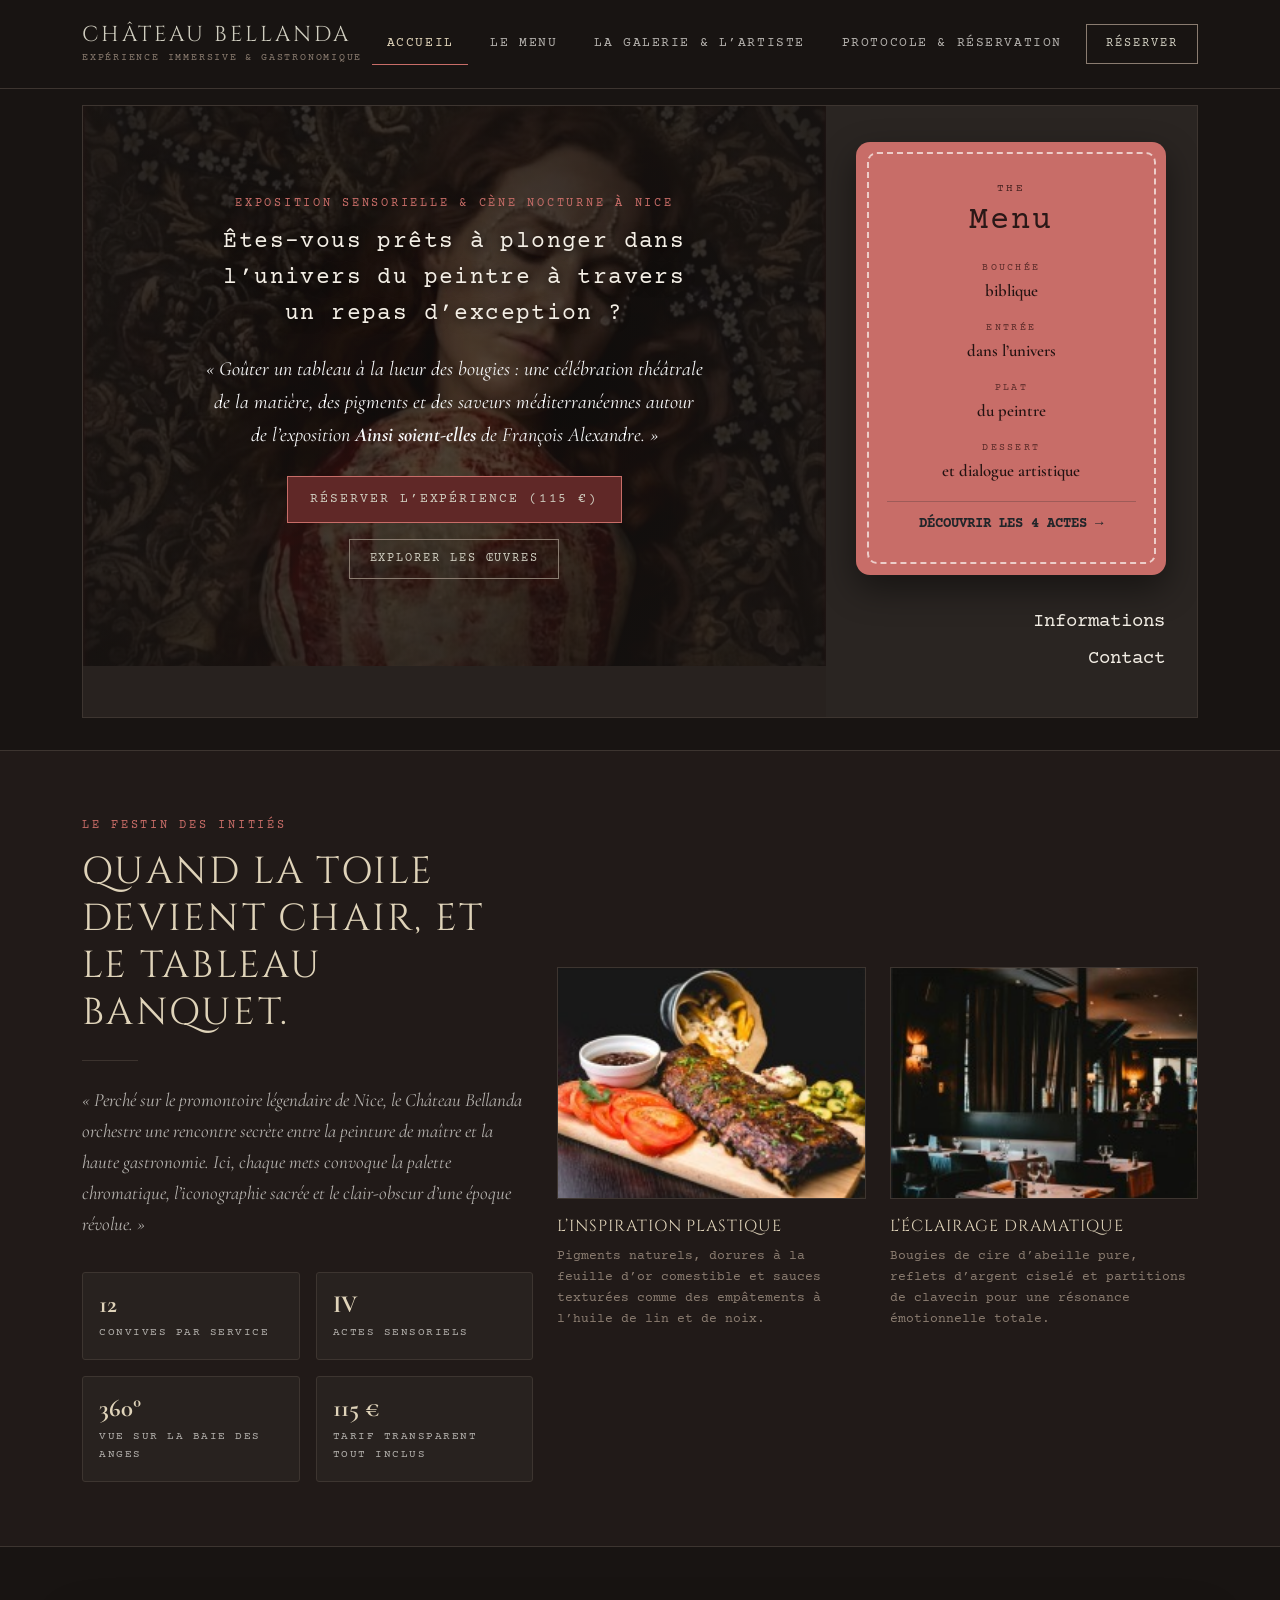
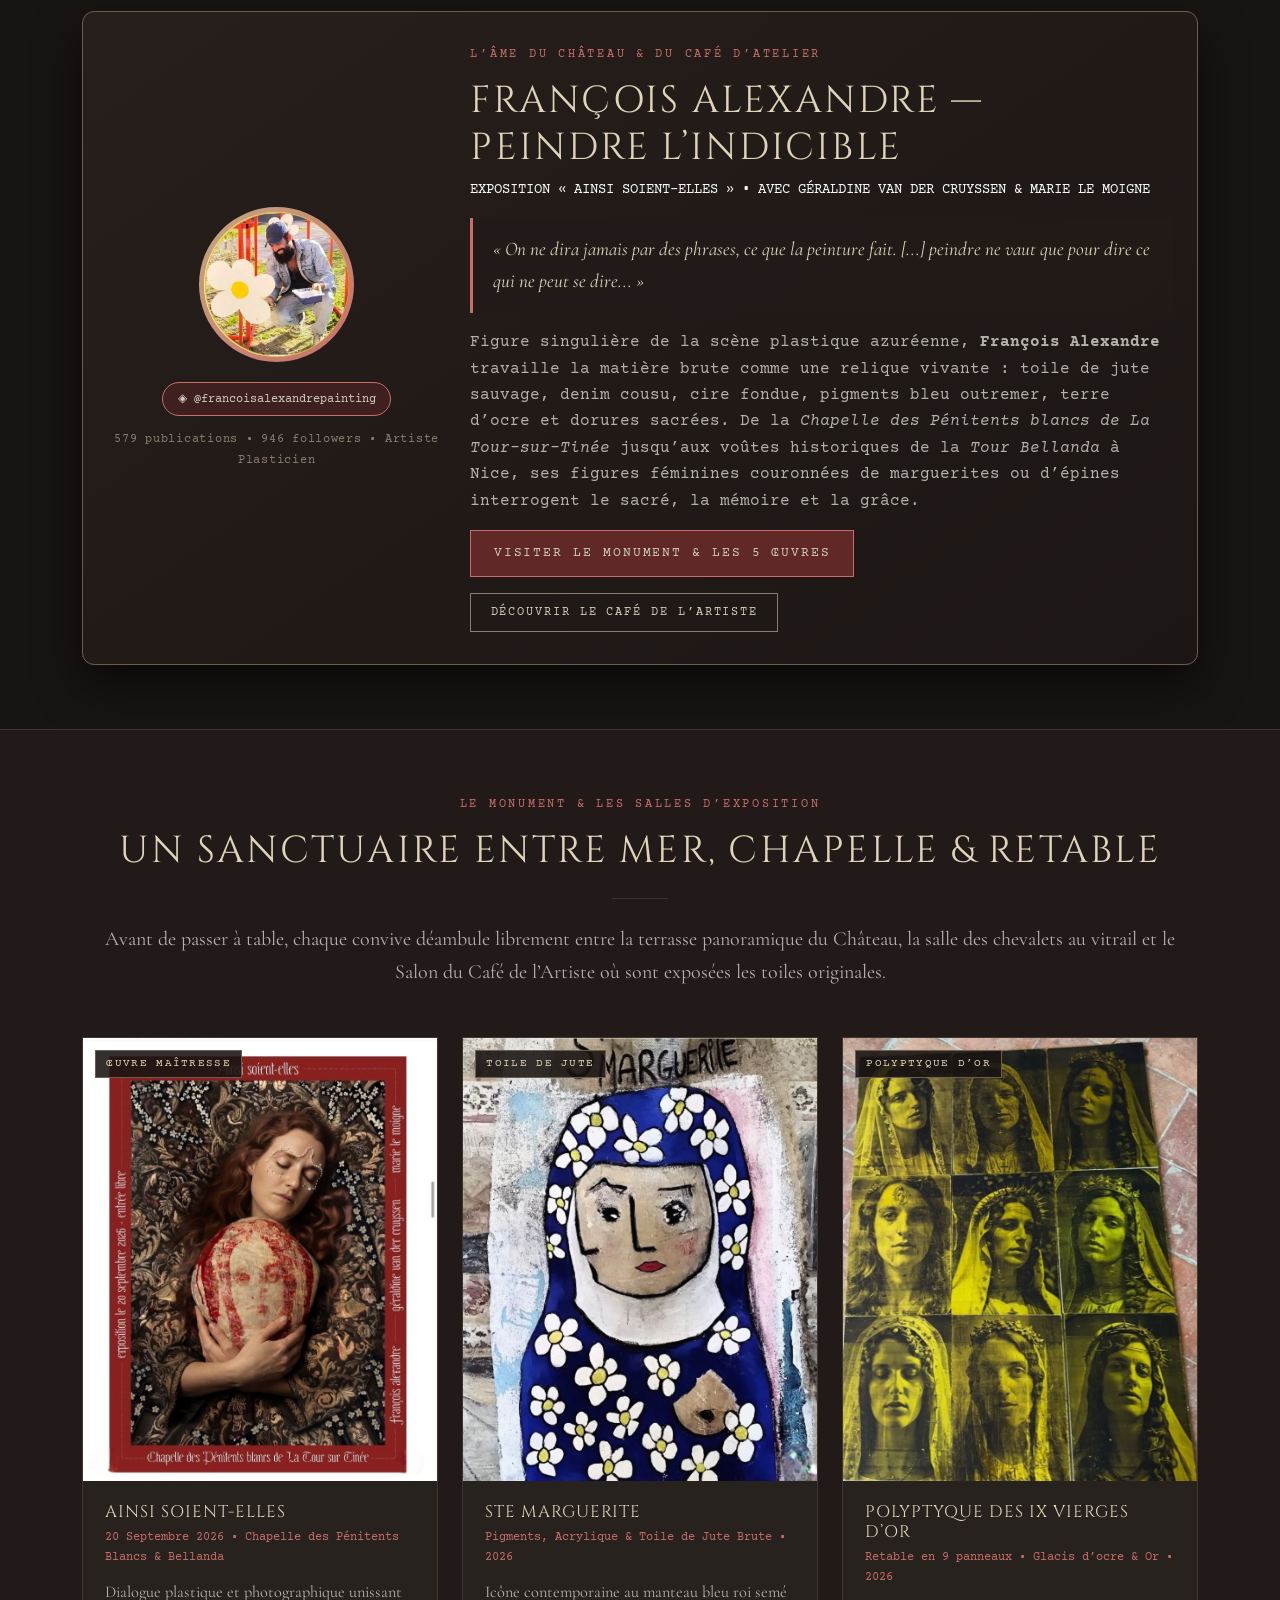
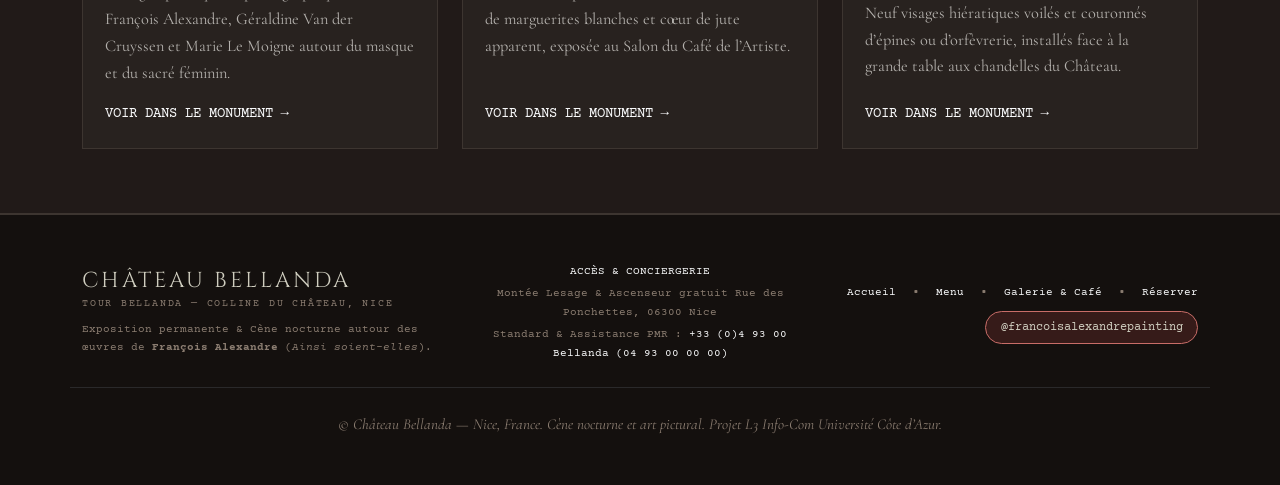
<file: index.html>
<!DOCTYPE html>
<html lang="fr">
<head>
  <meta charset="UTF-8">
  <meta name="viewport" content="width=device-width, initial-scale=1.0">
  <title>Château Bellanda Nice | Expérience Immersive, Galerie François Alexandre & Dîner d'Art</title>
  <meta name="description" content="Plongez dans l'univers du peintre François Alexandre (Ainsi soient-elles) au sommet de la Tour Bellanda à Nice. Dîner gastronomique aux chandelles en 4 actes et galerie d'art privée.">
  <meta name="keywords" content="Château Bellanda, château à Nice, galerie d'art privée, expérience gastronomique dans un cadre historique, François Alexandre, Ainsi soient-elles, restaurant immersif Nice, sortie insolite Côte d'Azur, dîner aux chandelles Nice">
  <meta name="author" content="Château Bellanda - François Alexandre - Université Côte d'Azur L3 Info-Com">
  <meta name="robots" content="index, follow">
  <meta property="og:title" content="Château Bellanda Nice | Expérience Immersive, Galerie François Alexandre & Dîner d'Art">
  <meta property="og:description" content="Plongez dans l'univers du peintre François Alexandre (Ainsi soient-elles) au sommet de la Tour Bellanda à Nice. Dîner gastronomique aux chandelles en 4 actes et galerie d'art privée.">
  <meta property="og:type" content="website">
  <meta property="og:locale" content="fr_FR">
  <meta property="og:image" content="images/oeuvre-ainsi-soient-elles-affiche.jpg">
  <link rel="preconnect" href="https://fonts.googleapis.com">
  <link rel="preconnect" href="https://fonts.gstatic.com" crossorigin>
  <link href="https://fonts.googleapis.com/css2?family=Cinzel:wght@400;600;700&amp;family=Cormorant+Garamond:ital,wght@0,400;0,600;1,400;1,600&amp;family=Courier+Prime:ital,wght@0,400;0,700;1,400&amp;display=swap" rel="stylesheet">
  <link href="https://cdn.jsdelivr.net/npm/bootstrap@5.3.3/dist/css/bootstrap.min.css" rel="stylesheet" integrity="sha384-QWTKZyjpPEjISv5WaRU9OFeRpok6YctnYmDr5pNlyT2bRjXh0JMhjY6hW+ALEwIH" crossorigin="anonymous">
  <link rel="stylesheet" href="css/style.css">
</head>
<body>
  <a href="#main-content" class="skip-link">Aller au contenu principal</a>

  <header class="site-header">
    <nav class="navbar navbar-expand-lg" aria-label="Navigation principale du Château Bellanda">
      <div class="container">
        <a class="brand-logo" href="index.html">
          <span class="brand-title">CHÂTEAU BELLANDA</span>
          <span class="brand-subtitle">EXPÉRIENCE IMMERSIVE &amp; GASTRONOMIQUE</span>
        </a>

        <button class="navbar-toggler-custom d-lg-none" type="button" data-bs-toggle="collapse" data-bs-target="#navbarBellanda" aria-controls="navbarBellanda" aria-expanded="false" aria-label="Ouvrir le menu de navigation">
          Menu &#9776;
        </button>

        <div class="collapse navbar-collapse justify-content-center mt-3 mt-lg-0" id="navbarBellanda">
          <ul class="navbar-nav align-items-lg-center gap-lg-2">
            <li class="nav-item">
              <a class="nav-link-bellanda active" href="index.html" aria-current="page">Accueil</a>
            </li>
            <li class="nav-item">
              <a class="nav-link-bellanda" href="menu.html">Le Menu</a>
            </li>
            <li class="nav-item">
              <a class="nav-link-bellanda" href="galerie.html">La Galerie &amp; L’Artiste</a>
            </li>
            <li class="nav-item">
              <a class="nav-link-bellanda" href="reservation.html">Protocole &amp; Réservation</a>
            </li>
          </ul>
          <div class="d-lg-none mt-3 pb-2">
            <a href="reservation.html" class="btn-reserver-header w-100 text-center">Réserver (115 €)</a>
          </div>
        </div>

        <div class="d-none d-lg-block">
          <a href="reservation.html" class="btn-reserver-header">RÉSERVER</a>
        </div>
      </div>
    </nav>
  </header>

  <main id="main-content">
    <!-- MAQUETTE 1 : HERO & CARTE THE MENU -->
    <section class="hero-frame-wrapper" aria-labelledby="hero-main-heading">
      <div class="container">
        <div class="hero-main-box">
          <div class="row g-0">
            <!-- Colonne Visuel Principal : Femme tenant son masque (Ainsi soient-elles) + 2 vignettes -->
            <div class="col-12 col-lg-8">
              <div class="hero-visual-stage">
                <img src="images/hero-femme-masque.jpg" alt="Œuvre Ainsi soient-elles de François Alexandre représentant une femme endormie tenant un masque pictural sacré" class="hero-bg-img" width="580" height="800">
                <div class="hero-overlay-gradient"></div>

                <div class="hero-center-content">
                  <span class="kicker">EXPOSITION SENSORIELLE &amp; CÈNE NOCTURNE À NICE</span>
                  <h1 id="hero-main-heading" class="hero-question-title">
                    Êtes-vous prêts à plonger dans l’univers du peintre à travers un repas d’exception ?
                  </h1>
                  <p class="font-cormorant fst-italic text-light mb-4 fs-5">
                    « Goûter un tableau à la lueur des bougies : une célébration théâtrale de la matière, des pigments et des saveurs méditerranéennes autour de l’exposition <strong>Ainsi soient-elles</strong> de François Alexandre. »
                  </p>
                  <div class="d-flex flex-wrap justify-content-center gap-3">
                    <a href="reservation.html" class="btn-bordeaux">Réserver l’expérience (115 €)</a>
                    <a href="galerie.html" class="btn-reserver-header">Explorer les œuvres</a>
                  </div>

                </div>
              </div>
            </div>

            <!-- Colonne Droite Maquette 1 : Carte "The Menu" rose poudré à bordure festonnée + Liens -->
            <div class="col-12 col-lg-4">
              <div class="hero-sidebar-panel">
                <div class="pink-menu-card" aria-label="Aperçu du Menu en quatre actes">
                  <div class="pink-menu-inner">
                    <span class="pink-menu-kicker">THE</span>
                    <h2 class="pink-menu-heading">Menu</h2>
                    <ul class="pink-menu-list">
                      <li>
                        <span class="pink-menu-step">BOUCHÉE</span>
                        <span class="pink-menu-desc">biblique</span>
                      </li>
                      <li>
                        <span class="pink-menu-step">ENTRÉE</span>
                        <span class="pink-menu-desc">dans l’univers</span>
                      </li>
                      <li>
                        <span class="pink-menu-step">PLAT</span>
                        <span class="pink-menu-desc">du peintre</span>
                      </li>
                      <li>
                        <span class="pink-menu-step">DESSERT</span>
                        <span class="pink-menu-desc">et dialogue artistique</span>
                      </li>
                    </ul>
                    <div class="mt-3 pt-2 border-top border-dark border-opacity-25">
                      <a href="menu.html" class="text-dark fw-bold small text-uppercase text-decoration-none">Découvrir les 4 actes &rarr;</a>
                    </div>
                  </div>
                </div>

                <div class="hero-quick-links">
                  <a href="reservation.html#protocole">Informations</a>
                  <a href="reservation.html#solliciter-table">Contact</a>
                </div>
              </div>
            </div>
          </div>
        </div>
      </div>
    </section>

    <!-- MAQUETTE 2 : LE FESTIN DES INITIÉS -->
    <section class="section-festin" aria-labelledby="festin-heading">
      <div class="container">
        <div class="row gy-5 align-items-center">
          <!-- Colonne Gauche : Titre, Citation & 4 Modules Chiffres Clés / Réassurance -->
          <div class="col-12 col-lg-5">
            <span class="kicker">LE FESTIN DES INITIÉS</span>
            <h2 id="festin-heading" class="festin-title">
              QUAND LA TOILE DEVIENT CHAIR, ET LE TABLEAU BANQUET.
            </h2>
            <hr class="section-divider">
            <blockquote class="festin-quote">
              « Perché sur le promontoire légendaire de Nice, le Château Bellanda orchestre une rencontre secrète entre la peinture de maître et la haute gastronomie. Ici, chaque mets convoque la palette chromatique, l’iconographie sacrée et le clair-obscur d’une époque révolue. »
            </blockquote>

            <div class="row g-3">
              <div class="col-6">
                <div class="stat-box">
                  <span class="stat-number">12</span>
                  <span class="stat-label">CONVIVES PAR SERVICE</span>
                </div>
              </div>
              <div class="col-6">
                <div class="stat-box">
                  <span class="stat-number">IV</span>
                  <span class="stat-label">ACTES SENSORIELS</span>
                </div>
              </div>
              <div class="col-6">
                <div class="stat-box">
                  <span class="stat-number">360°</span>
                  <span class="stat-label">VUE SUR LA BAIE DES ANGES</span>
                </div>
              </div>
              <div class="col-6">
                <div class="stat-box">
                  <span class="stat-number">115 €</span>
                  <span class="stat-label">TARIF TRANSPARENT TOUT INCLUS</span>
                </div>
              </div>
            </div>
          </div>

          <!-- Colonne Droite : Les 2 Cartes Visuelles de la Maquette 2 -->
          <div class="col-12 col-lg-7">
            <div class="row g-4">
              <div class="col-12 col-md-6">
                <article class="feature-visual-card">
                  <div class="feature-img-wrapper">
                    <img src="images/inspiration-plastique-plat.jpg" alt="Plat gastronomique dressé sur bois avec glaçage ambré évoquant l'inspiration plastique du peintre" width="400" height="300">
                  </div>
                  <h3 class="feature-card-title">L’INSPIRATION PLASTIQUE</h3>
                  <p class="feature-card-text">
                    Pigments naturels, dorures à la feuille d’or comestible et sauces texturées comme des empâtements à l’huile de lin et de noix.
                  </p>
                </article>
              </div>

              <div class="col-12 col-md-6">
                <article class="feature-visual-card">
                  <div class="feature-img-wrapper">
                    <img src="images/eclairage-dramatique-salle.jpg" alt="Salle de réception du Château Bellanda plongée dans un éclairage dramatique aux chandelles" width="400" height="300">
                  </div>
                  <h3 class="feature-card-title">L’ÉCLAIRAGE DRAMATIQUE</h3>
                  <p class="feature-card-text">
                    Bougies de cire d’abeille pure, reflets d’argent ciselé et partitions de clavecin pour une résonance émotionnelle totale.
                  </p>
                </article>
              </div>
            </div>
          </div>
        </div>
      </div>
    </section>

    <!-- BULLE DE PRÉSENTATION DE L'ARTISTE : FRANÇOIS ALEXANDRE (@francoisalexandrepainting) -->
    <section class="artist-bubble-section" aria-labelledby="artiste-bubble-heading">
      <div class="container">
        <div class="artist-bubble-card">
          <div class="row gy-4 align-items-center">
            <div class="col-12 col-md-4 text-center">
              <div class="artist-avatar-ring">
                <img src="images/artiste-francois-alexandre.jpg" alt="Portrait de l'artiste peintre François Alexandre accroupi au milieu de marguerites géantes" width="300" height="300">
              </div>
              <a href="https://www.instagram.com/francoisalexandrepainting/" target="_blank" rel="noopener noreferrer" class="insta-badge">
                <span>&#9672; @francoisalexandrepainting</span>
              </a>
              <p class="insta-stats mb-0">579 publications &bull; 946 followers &bull; Artiste Plasticien</p>
            </div>

            <div class="col-12 col-md-8">
              <span class="kicker">L’ÂME DU CHÂTEAU &amp; DU CAFÉ D’ATELIER</span>
              <h2 id="artiste-bubble-heading" class="festin-title mb-2">FRANÇOIS ALEXANDRE — PEINDRE L’INDICIBLE</h2>
              <p class="small text-uppercase text-light mb-2">Exposition « Ainsi soient-elles » &bull; Avec Géraldine Van der Cruyssen &amp; Marie Le Moigne</p>

              <blockquote class="artist-quote-bubble">
                « On ne dira jamais par des phrases, ce que la peinture fait. [...] peindre ne vaut que pour dire ce qui ne peut se dire... »
              </blockquote>

              <p class="mb-3">
                Figure singulière de la scène plastique azuréenne, <strong>François Alexandre</strong> travaille la matière brute comme une relique vivante : toile de jute sauvage, denim cousu, cire fondue, pigments bleu outremer, terre d’ocre et dorures sacrées. De la <em>Chapelle des Pénitents blancs de La Tour-sur-Tinée</em> jusqu’aux voûtes historiques de la <em>Tour Bellanda</em> à Nice, ses figures féminines couronnées de marguerites ou d’épines interrogent le sacré, la mémoire et la grâce.
              </p>

              <div class="d-flex flex-wrap gap-3 mt-3">
                <a href="galerie.html" class="btn-bordeaux">Visiter le Monument &amp; les 5 Œuvres</a>
                <a href="galerie.html#cafe-artiste" class="btn-reserver-header">Découvrir le Café de l’Artiste</a>
              </div>
            </div>
          </div>
        </div>
      </div>
    </section>

    <!-- APERÇU DU MONUMENT & DES ŒUVRES IN SITU -->
    <section class="section-festin" aria-labelledby="monument-preview-heading">
      <div class="container">
        <div class="text-center mb-5">
          <span class="kicker">LE MONUMENT &amp; LES SALLES D’EXPOSITION</span>
          <h2 id="monument-preview-heading" class="festin-title">UN SANCTUAIRE ENTRE MER, CHAPELLE &amp; RETABLE</h2>
          <hr class="section-divider section-divider-center">
          <p class="font-cormorant fs-5">
            Avant de passer à table, chaque convive déambule librement entre la terrasse panoramique du Château, la salle des chevalets au vitrail et le Salon du Café de l’Artiste où sont exposées les toiles originales.
          </p>
        </div>

        <div class="row g-4">
          <div class="col-12 col-md-4">
            <article class="artwork-card">
              <div class="artwork-img-container">
                <span class="artwork-tag">Œuvre Maîtresse</span>
                <img src="images/oeuvre-ainsi-soient-elles-affiche.jpg" alt="Affiche officielle de l'exposition Ainsi soient-elles à la Chapelle des Pénitents blancs de La Tour-sur-Tinée" width="400" height="500">
              </div>
              <div class="artwork-cartel">
                <div>
                  <h3 class="cartel-title">AINSI SOIENT-ELLES</h3>
                  <p class="cartel-meta">20 Septembre 2026 &bull; Chapelle des Pénitents Blancs &amp; Bellanda</p>
                  <p class="cartel-desc">Dialogue plastique et photographique unissant François Alexandre, Géraldine Van der Cruyssen et Marie Le Moigne autour du masque et du sacré féminin.</p>
                </div>
                <a href="galerie.html" class="text-uppercase small text-light text-decoration-none">Voir dans le monument &rarr;</a>
              </div>
            </article>
          </div>

          <div class="col-12 col-md-4">
            <article class="artwork-card">
              <div class="artwork-img-container">
                <span class="artwork-tag">Toile de Jute</span>
                <img src="images/oeuvre-sainte-marguerite.jpg" alt="Peinture Sainte Marguerite de François Alexandre sur toile de jute avec voile bleu et marguerites blanches" width="400" height="500">
              </div>
              <div class="artwork-cartel">
                <div>
                  <h3 class="cartel-title">STE MARGUERITE</h3>
                  <p class="cartel-meta">Pigments, Acrylique &amp; Toile de Jute Brute &bull; 2026</p>
                  <p class="cartel-desc">Icône contemporaine au manteau bleu roi semé de marguerites blanches et cœur de jute apparent, exposée au Salon du Café de l’Artiste.</p>
                </div>
                <a href="galerie.html" class="text-uppercase small text-light text-decoration-none">Voir dans le monument &rarr;</a>
              </div>
            </article>
          </div>

          <div class="col-12 col-md-4">
            <article class="artwork-card">
              <div class="artwork-img-container">
                <span class="artwork-tag">Polyptyque d’Or</span>
                <img src="images/oeuvre-polyptyque-icones-or.jpg" alt="Polyptyque de neuf portraits féminins voilés et couronnés sur fond d'or et d'ocre" width="400" height="500">
              </div>
              <div class="artwork-cartel">
                <div>
                  <h3 class="cartel-title">POLYPTYQUE DES IX VIERGES D’OR</h3>
                  <p class="cartel-meta">Retable en 9 panneaux &bull; Glacis d’ocre &amp; Or &bull; 2026</p>
                  <p class="cartel-desc">Neuf visages hiératiques voilés et couronnés d’épines ou d’orfèvrerie, installés face à la grande table aux chandelles du Château.</p>
                </div>
                <a href="galerie.html" class="text-uppercase small text-light text-decoration-none">Voir dans le monument &rarr;</a>
              </div>
            </article>
          </div>
        </div>
      </div>
    </section>
  </main>
  <!-- Bouton d'action persistant sur smartphone (Recommandation UX Mobile-First) -->
  <div class="mobile-sticky-cta">
    <a href="reservation.html" class="btn-champagne py-2">Réserver l’expérience (115 €)</a>
  </div>

  <footer class="site-footer">
    <div class="container">
      <div class="row gy-4 align-items-center pb-4 border-bottom border-secondary border-opacity-25">
        <div class="col-12 col-md-4">
          <span class="brand-title">CHÂTEAU BELLANDA</span>
          <span class="brand-subtitle mb-2">TOUR BELLANDA — COLLINE DU CHÂTEAU, NICE</span>
          <p class="mb-0 small">Exposition permanente &amp; Cène nocturne autour des œuvres de <strong>François Alexandre</strong> (<em>Ainsi soient-elles</em>).</p>
        </div>
        <div class="col-12 col-md-4 text-md-center">
          <p class="mb-1 text-uppercase small text-light">Accès &amp; Conciergerie</p>
          <p class="mb-1 small">Montée Lesage &amp; Ascenseur gratuit Rue des Ponchettes, 06300 Nice</p>
          <p class="mb-0 small">Standard &amp; Assistance PMR : <a href="tel:+33493000000" class="text-light text-decoration-none">+33 (0)4 93 00 Bellanda (04 93 00 00 00)</a></p>
        </div>
        <div class="col-12 col-md-4 text-md-end">
          <nav aria-label="Navigation secondaire pied de page">
            <ul class="list-inline mb-2">
              <li class="list-inline-item"><a href="index.html" class="text-light text-decoration-none small">Accueil</a></li>
              <li class="list-inline-item">&bull;</li>
              <li class="list-inline-item"><a href="menu.html" class="text-light text-decoration-none small">Menu</a></li>
              <li class="list-inline-item">&bull;</li>
              <li class="list-inline-item"><a href="galerie.html" class="text-light text-decoration-none small">Galerie &amp; Café</a></li>
              <li class="list-inline-item">&bull;</li>
              <li class="list-inline-item"><a href="reservation.html" class="text-light text-decoration-none small">Réserver</a></li>
            </ul>
          </nav>
          <a href="https://www.instagram.com/francoisalexandrepainting/" target="_blank" rel="noopener noreferrer" class="insta-badge mb-0">@francoisalexandrepainting</a>
        </div>
      </div>
      <div class="pt-4">
        <p class="footer-signature mb-0">&copy; Château Bellanda — Nice, France. Cène nocturne et art pictural. Projet L3 Info-Com Université Côte d’Azur.</p>
      </div>
    </div>
  </footer>

  <script src="https://cdn.jsdelivr.net/npm/bootstrap@5.3.3/dist/js/bootstrap.bundle.min.js" integrity="sha384-YvpcrYf0tY3lHB60NNkmXc5s9fDVZLESaAA55NDzOxhy9GkcIdslK1eN7N6jIeHz" crossorigin="anonymous"></script>
  <script src="js/main.js"></script>
</body>
</html>
</file>
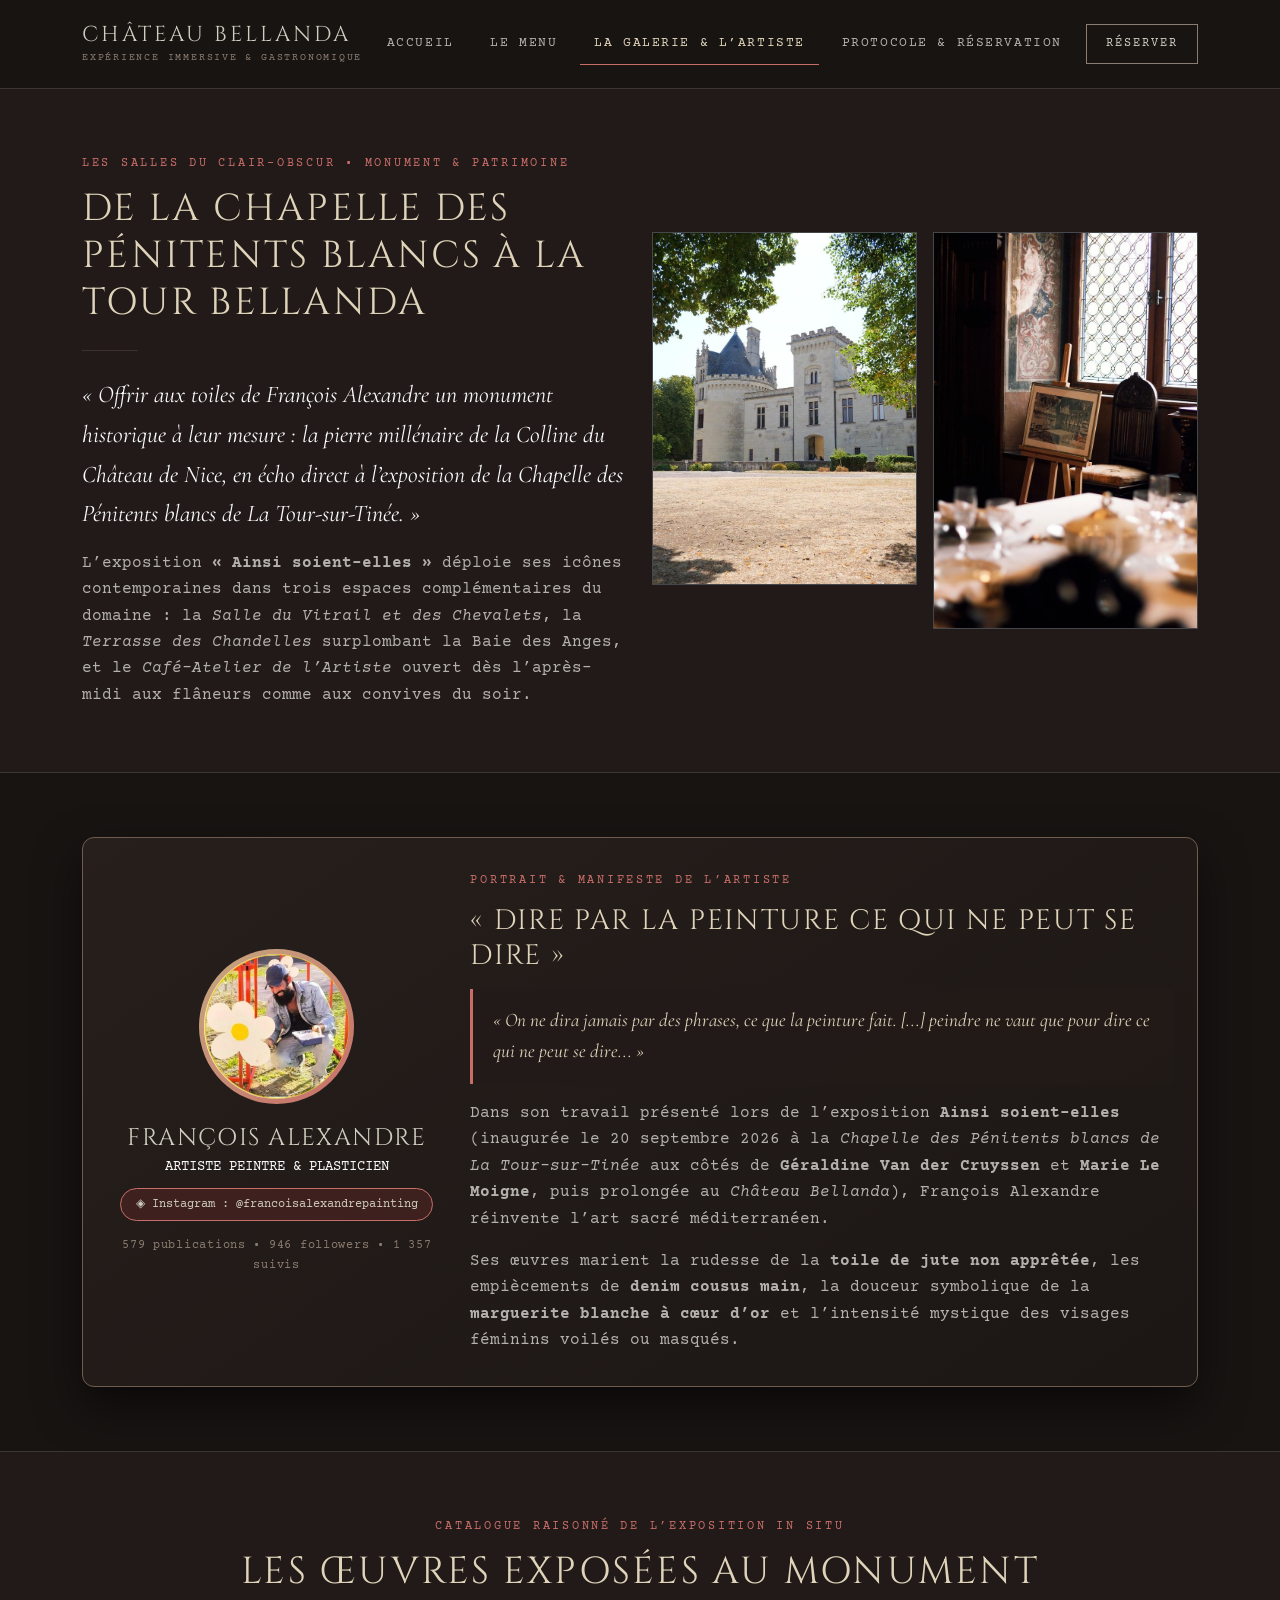
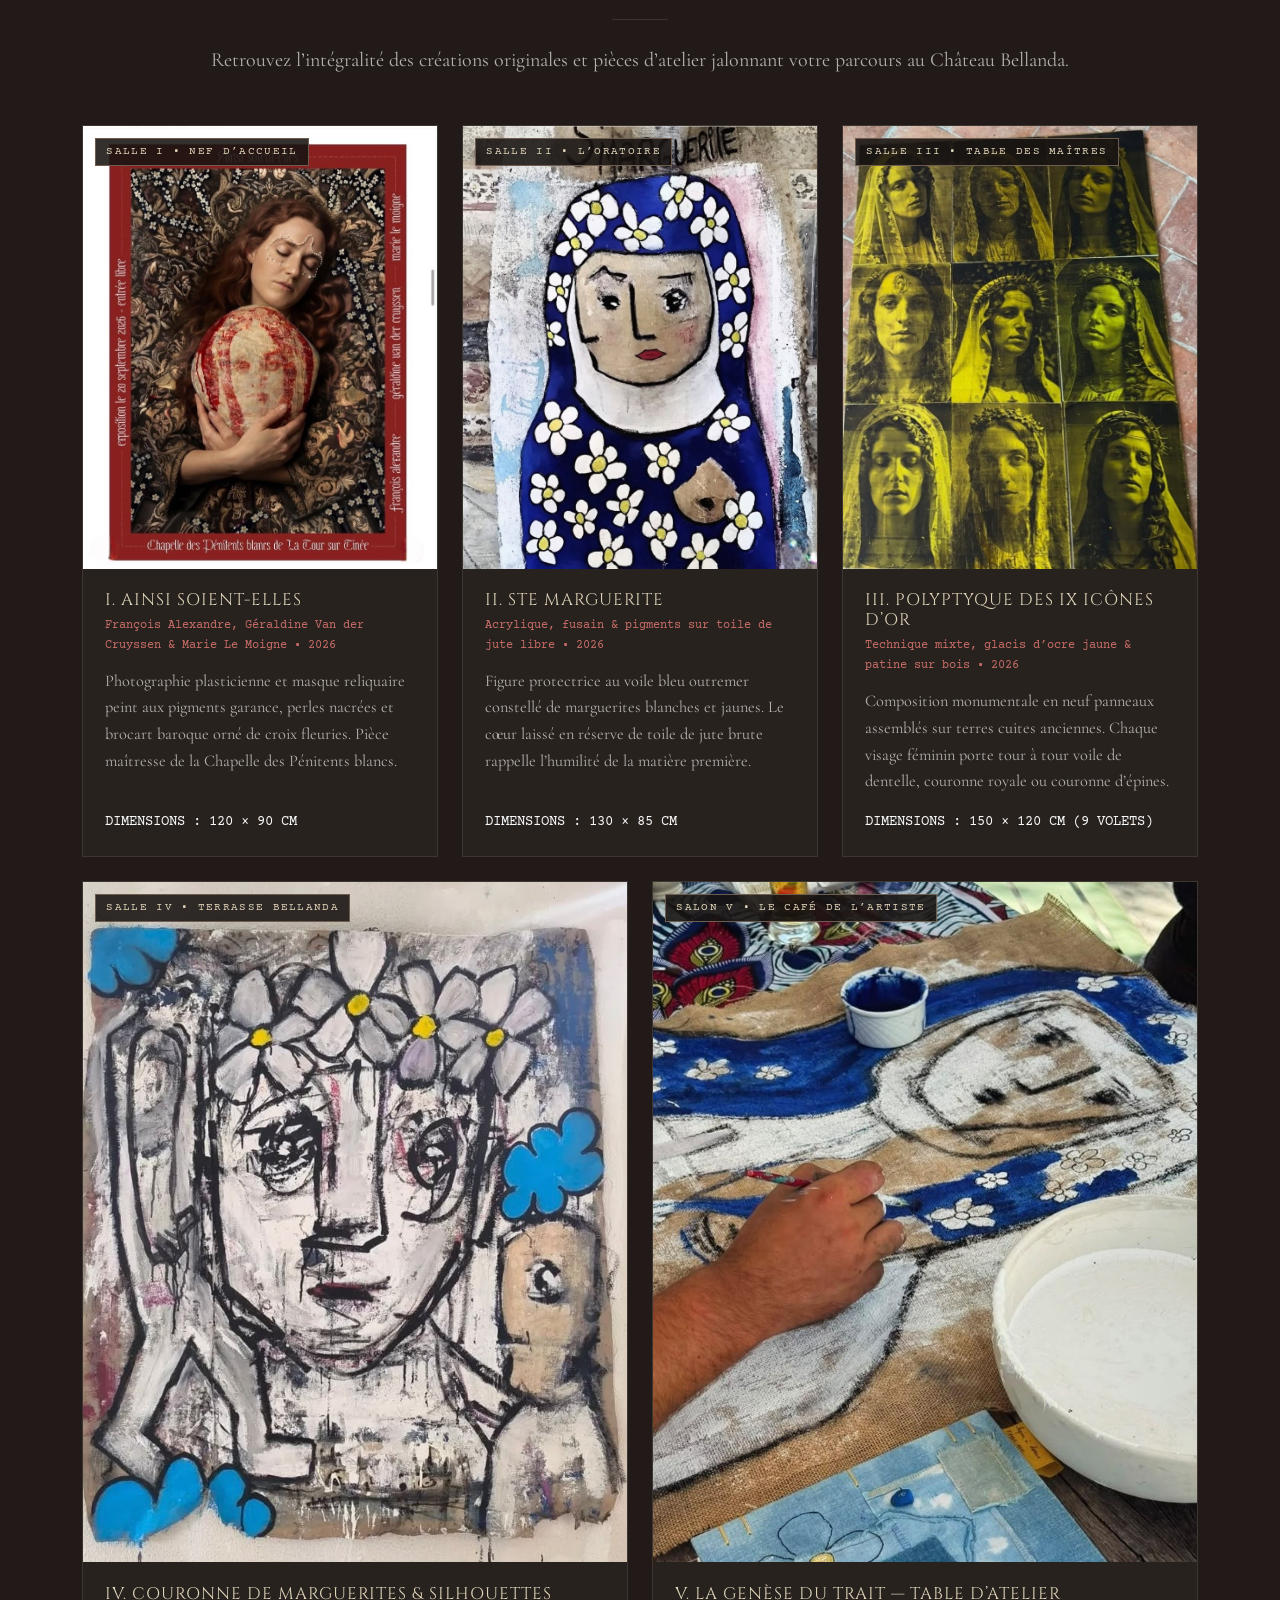
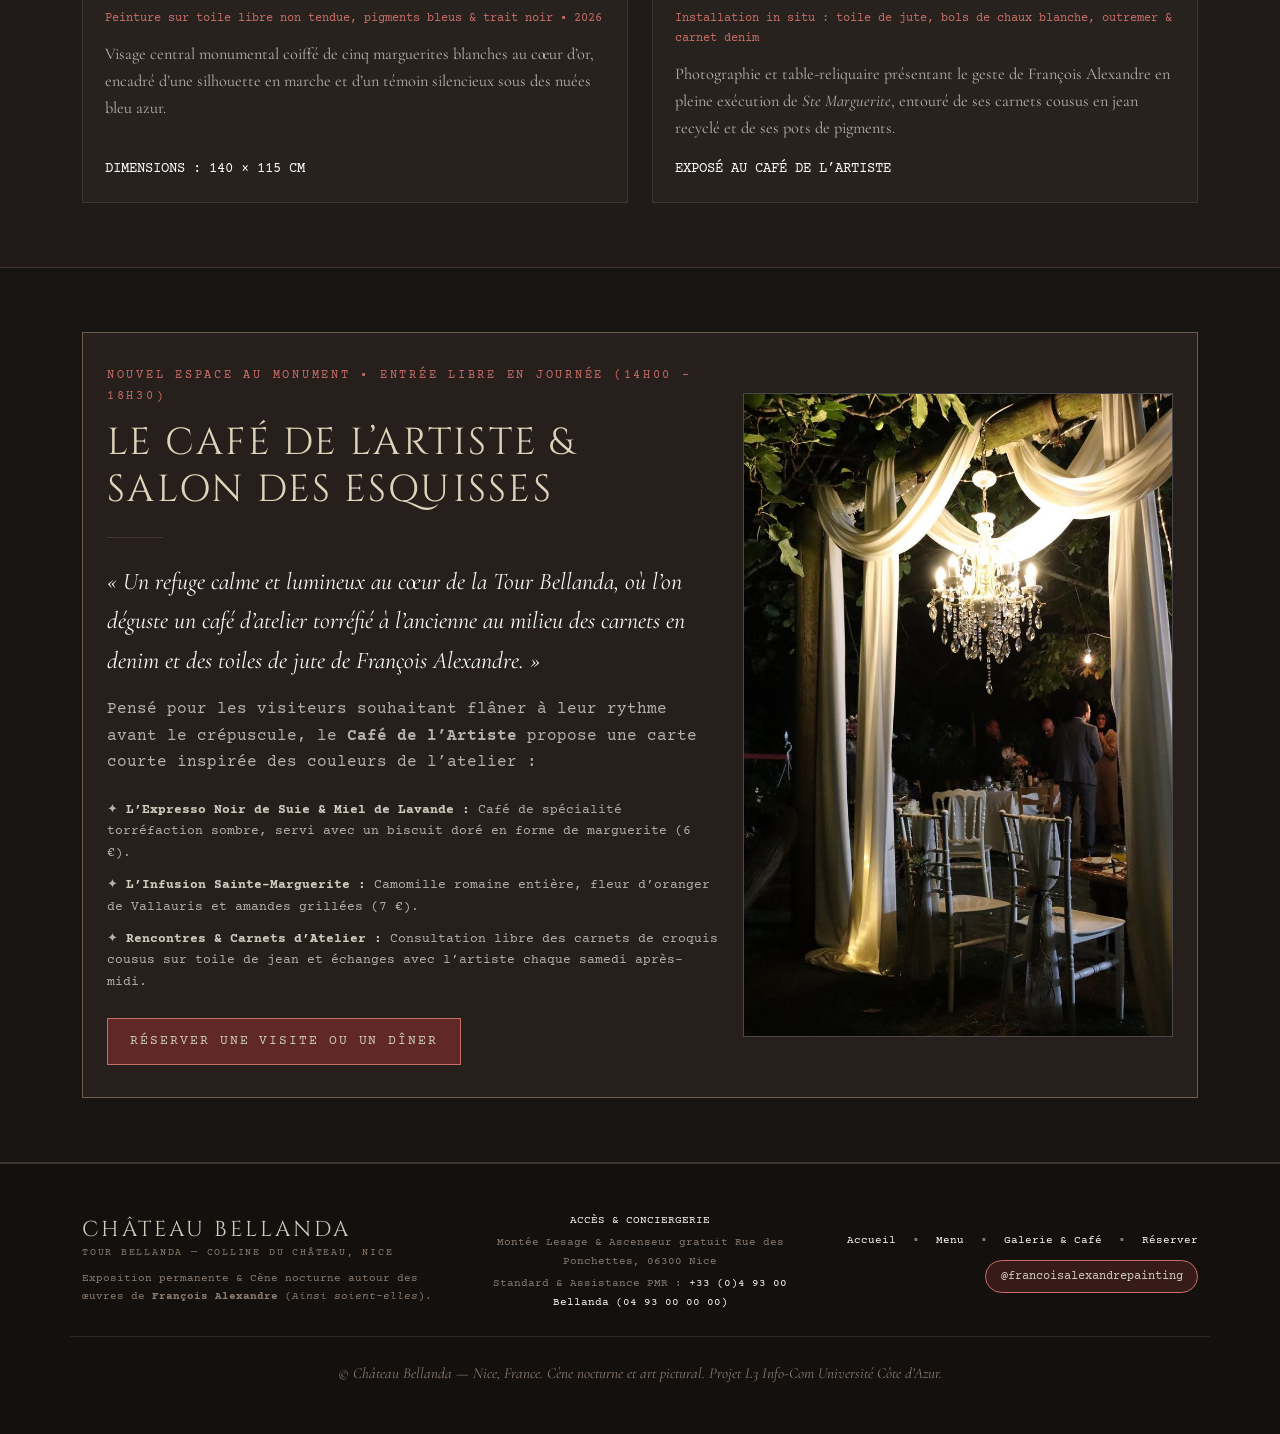
<file: galerie.html>
<!DOCTYPE html>
<html lang="fr">
<head>
  <meta charset="UTF-8">
  <meta name="viewport" content="width=device-width, initial-scale=1.0">
  <title>La Galerie, Le Monument & Le Café de l'Artiste | François Alexandre au Château Bellanda</title>
  <meta name="description" content="Explorez les 5 œuvres de François Alexandre (@francoisalexandrepainting) exposées entre la Chapelle des Pénitents blancs et le Château Bellanda à Nice, ainsi que le Café de l'Artiste.">
  <meta name="keywords" content="Château Bellanda, château à Nice, galerie d'art privée, expérience gastronomique dans un cadre historique, François Alexandre, Ainsi soient-elles, restaurant immersif Nice, sortie insolite Côte d'Azur, dîner aux chandelles Nice">
  <meta name="author" content="Château Bellanda - François Alexandre - Université Côte d'Azur L3 Info-Com">
  <meta name="robots" content="index, follow">
  <meta property="og:title" content="La Galerie, Le Monument & Le Café de l'Artiste | François Alexandre au Château Bellanda">
  <meta property="og:description" content="Explorez les 5 œuvres de François Alexandre (@francoisalexandrepainting) exposées entre la Chapelle des Pénitents blancs et le Château Bellanda à Nice, ainsi que le Café de l'Artiste.">
  <meta property="og:type" content="website">
  <meta property="og:locale" content="fr_FR">
  <meta property="og:image" content="images/oeuvre-ainsi-soient-elles-affiche.jpg">
  <link rel="preconnect" href="https://fonts.googleapis.com">
  <link rel="preconnect" href="https://fonts.gstatic.com" crossorigin>
  <link href="https://fonts.googleapis.com/css2?family=Cinzel:wght@400;600;700&amp;family=Cormorant+Garamond:ital,wght@0,400;0,600;1,400;1,600&amp;family=Courier+Prime:ital,wght@0,400;0,700;1,400&amp;display=swap" rel="stylesheet">
  <link href="https://cdn.jsdelivr.net/npm/bootstrap@5.3.3/dist/css/bootstrap.min.css" rel="stylesheet" integrity="sha384-QWTKZyjpPEjISv5WaRU9OFeRpok6YctnYmDr5pNlyT2bRjXh0JMhjY6hW+ALEwIH" crossorigin="anonymous">
  <link rel="stylesheet" href="css/style.css">
</head>
<body>
  <a href="#main-content" class="skip-link">Aller au contenu principal</a>

  <header class="site-header">
    <nav class="navbar navbar-expand-lg" aria-label="Navigation principale du Château Bellanda">
      <div class="container">
        <a class="brand-logo" href="index.html">
          <span class="brand-title">CHÂTEAU BELLANDA</span>
          <span class="brand-subtitle">EXPÉRIENCE IMMERSIVE &amp; GASTRONOMIQUE</span>
        </a>

        <button class="navbar-toggler-custom d-lg-none" type="button" data-bs-toggle="collapse" data-bs-target="#navbarBellanda" aria-controls="navbarBellanda" aria-expanded="false" aria-label="Ouvrir le menu de navigation">
          Menu &#9776;
        </button>

        <div class="collapse navbar-collapse justify-content-center mt-3 mt-lg-0" id="navbarBellanda">
          <ul class="navbar-nav align-items-lg-center gap-lg-2">
            <li class="nav-item">
              <a class="nav-link-bellanda" href="index.html">Accueil</a>
            </li>
            <li class="nav-item">
              <a class="nav-link-bellanda" href="menu.html">Le Menu</a>
            </li>
            <li class="nav-item">
              <a class="nav-link-bellanda active" href="galerie.html" aria-current="page">La Galerie &amp; L’Artiste</a>
            </li>
            <li class="nav-item">
              <a class="nav-link-bellanda" href="reservation.html">Protocole &amp; Réservation</a>
            </li>
          </ul>
          <div class="d-lg-none mt-3 pb-2">
            <a href="reservation.html" class="btn-reserver-header w-100 text-center">Réserver (115 €)</a>
          </div>
        </div>

        <div class="d-none d-lg-block">
          <a href="reservation.html" class="btn-reserver-header">RÉSERVER</a>
        </div>
      </div>
    </nav>
  </header>

  <main id="main-content">
    <!-- PRÉSENTATION DU MONUMENT & DE LA GALERIE -->
    <section class="section-festin" aria-labelledby="galerie-main-heading">
      <div class="container">
        <div class="row gy-4 align-items-center">
          <div class="col-12 col-lg-6">
            <span class="kicker">LES SALLES DU CLAIR-OBSCUR &bull; MONUMENT &amp; PATRIMOINE</span>
            <h1 id="galerie-main-heading" class="festin-title">
              DE LA CHAPELLE DES PÉNITENTS BLANCS À LA TOUR BELLANDA
            </h1>
            <hr class="section-divider">
            <p class="font-cormorant fst-italic fs-4 text-light">
              « Offrir aux toiles de François Alexandre un monument historique à leur mesure : la pierre millénaire de la Colline du Château de Nice, en écho direct à l’exposition de la Chapelle des Pénitents blancs de La Tour-sur-Tinée. »
            </p>
            <p class="mb-0">
              L’exposition <strong>« Ainsi soient-elles »</strong> déploie ses icônes contemporaines dans trois espaces complémentaires du domaine : la <em>Salle du Vitrail et des Chevalets</em>, la <em>Terrasse des Chandelles</em> surplombant la Baie des Anges, et le <em>Café-Atelier de l’Artiste</em> ouvert dès l’après-midi aux flâneurs comme aux convives du soir.
            </p>
          </div>

          <div class="col-12 col-lg-6">
            <div class="row g-3">
              <div class="col-6">
                <img src="images/monument-tour-bellanda.jpg" alt="Architecture historique en pierre blonde et tour crénelée du monument accueillant la galerie" class="img-fluid border border-secondary border-opacity-50 w-100" width="400" height="500">
              </div>
              <div class="col-6">
                <img src="images/ambiance-chevalet-vitrail.jpg" alt="Œuvre présentée sur un chevalet en bois devant le vitrail historique de la salle à manger du Château" class="img-fluid border border-secondary border-opacity-50 w-100" width="400" height="500">
              </div>
            </div>
          </div>
        </div>
      </div>
    </section>

    <!-- BULLE COMPLÈTE DE L'ARTISTE : FRANÇOIS ALEXANDRE -->
    <section class="artist-bubble-section" aria-labelledby="portrait-artiste-title">
      <div class="container">
        <div class="artist-bubble-card">
          <div class="row gy-4 align-items-center">
            <div class="col-12 col-lg-4 text-center">
              <div class="artist-avatar-ring">
                <img src="images/artiste-francois-alexandre.jpg" alt="François Alexandre peignant ses marguerites emblématiques en extérieur" width="300" height="300">
              </div>
              <h2 id="portrait-artiste-title" class="h4 font-cinzel mb-1">FRANÇOIS ALEXANDRE</h2>
              <p class="small text-uppercase text-light mb-2">Artiste Peintre &amp; Plasticien</p>
              <a href="https://www.instagram.com/francoisalexandrepainting/" target="_blank" rel="noopener noreferrer" class="insta-badge">
                &#9672; Instagram : @francoisalexandrepainting
              </a>
              <p class="insta-stats mb-0">579 publications &bull; 946 followers &bull; 1 357 suivis</p>
            </div>

            <div class="col-12 col-lg-8">
              <span class="kicker">PORTRAIT &amp; MANIFESTE DE L’ARTISTE</span>
              <h3 class="festin-title fs-3">« DIRE PAR LA PEINTURE CE QUI NE PEUT SE DIRE »</h3>
              <blockquote class="artist-quote-bubble">
                « On ne dira jamais par des phrases, ce que la peinture fait. [...] peindre ne vaut que pour dire ce qui ne peut se dire... »
              </blockquote>
              <p>
                Dans son travail présenté lors de l’exposition <strong>Ainsi soient-elles</strong> (inaugurée le 20 septembre 2026 à la <em>Chapelle des Pénitents blancs de La Tour-sur-Tinée</em> aux côtés de <strong>Géraldine Van der Cruyssen</strong> et <strong>Marie Le Moigne</strong>, puis prolongée au <em>Château Bellanda</em>), François Alexandre réinvente l’art sacré méditerranéen.
              </p>
              <p class="mb-0">
                Ses œuvres marient la rudesse de la <strong>toile de jute non apprêtée</strong>, les empiècements de <strong>denim cousus main</strong>, la douceur symbolique de la <strong>marguerite blanche à cœur d’or</strong> et l’intensité mystique des visages féminins voilés ou masqués.
              </p>
            </div>
          </div>
        </div>
      </div>
    </section>

    <!-- COLLECTION COMPLÈTE DES 5 ŒUVRES ET PHOTOGRAPHIES D'ATELIER -->
    <section class="section-festin" aria-labelledby="collection-complete-heading">
      <div class="container">
        <div class="text-center mb-5">
          <span class="kicker">CATALOGUE RAISONNÉ DE L’EXPOSITION IN SITU</span>
          <h2 id="collection-complete-heading" class="festin-title">LES ŒUVRES EXPOSÉES AU MONUMENT</h2>
          <hr class="section-divider section-divider-center">
          <p class="font-cormorant fs-5">Retrouvez l’intégralité des créations originales et pièces d’atelier jalonnant votre parcours au Château Bellanda.</p>
        </div>

        <div class="row g-4">
          <!-- Œuvre 1 : Affiche / Tableau Ainsi soient-elles (Femme au masque) -->
          <div class="col-12 col-md-6 col-lg-4">
            <article class="artwork-card">
              <div class="artwork-img-container">
                <span class="artwork-tag">Salle I &bull; Nef d’Accueil</span>
                <img src="images/oeuvre-ainsi-soient-elles-affiche.jpg" alt="Œuvre Ainsi soient-elles : femme aux yeux clos parée de perles tenant un masque peint rouge et or" width="450" height="560">
              </div>
              <div class="artwork-cartel">
                <div>
                  <h3 class="cartel-title">I. AINSI SOIENT-ELLES</h3>
                  <p class="cartel-meta">François Alexandre, Géraldine Van der Cruyssen &amp; Marie Le Moigne &bull; 2026</p>
                  <p class="cartel-desc">
                    Photographie plasticienne et masque reliquaire peint aux pigments garance, perles nacrées et brocart baroque orné de croix fleuries. Pièce maîtresse de la Chapelle des Pénitents blancs.
                  </p>
                </div>
                <span class="small text-uppercase text-light">Dimensions : 120 &times; 90 cm</span>
              </div>
            </article>
          </div>

          <!-- Œuvre 2 : Ste Marguerite -->
          <div class="col-12 col-md-6 col-lg-4">
            <article class="artwork-card">
              <div class="artwork-img-container">
                <span class="artwork-tag">Salle II &bull; L’Oratoire</span>
                <img src="images/oeuvre-sainte-marguerite.jpg" alt="Toile Ste Marguerite peinte sur jute avec manteau bleu outremer et marguerites blanches" width="450" height="560">
              </div>
              <div class="artwork-cartel">
                <div>
                  <h3 class="cartel-title">II. STE MARGUERITE</h3>
                  <p class="cartel-meta">Acrylique, fusain &amp; pigments sur toile de jute libre &bull; 2026</p>
                  <p class="cartel-desc">
                    Figure protectrice au voile bleu outremer constellé de marguerites blanches et jaunes. Le cœur laissé en réserve de toile de jute brute rappelle l’humilité de la matière première.
                  </p>
                </div>
                <span class="small text-uppercase text-light">Dimensions : 130 &times; 85 cm</span>
              </div>
            </article>
          </div>

          <!-- Œuvre 3 : Polyptyque des 9 portraits dorés -->
          <div class="col-12 col-md-6 col-lg-4">
            <article class="artwork-card">
              <div class="artwork-img-container">
                <span class="artwork-tag">Salle III &bull; Table des Maîtres</span>
                <img src="images/oeuvre-polyptyque-icones-or.jpg" alt="Polyptyque de neuf panneaux dorés représentant des visages féminins voilés et couronnés" width="450" height="560">
              </div>
              <div class="artwork-cartel">
                <div>
                  <h3 class="cartel-title">III. POLYPTYQUE DES IX ICÔNES D’OR</h3>
                  <p class="cartel-meta">Technique mixte, glacis d’ocre jaune &amp; patine sur bois &bull; 2026</p>
                  <p class="cartel-desc">
                    Composition monumentale en neuf panneaux assemblés sur terres cuites anciennes. Chaque visage féminin porte tour à tour voile de dentelle, couronne royale ou couronne d’épines.
                  </p>
                </div>
                <span class="small text-uppercase text-light">Dimensions : 150 &times; 120 cm (9 volets)</span>
              </div>
            </article>
          </div>

          <!-- Œuvre 4 : Portrait à la Couronne de Marguerites & Figures Bleues -->
          <div class="col-12 col-md-6">
            <article class="artwork-card">
              <div class="artwork-img-container">
                <span class="artwork-tag">Salle IV &bull; Terrasse Bellanda</span>
                <img src="images/oeuvre-couronne-marguerites.jpg" alt="Peinture expressionniste d'un visage couronné de cinq grandes marguerites entouré de silhouettes et fleurs bleues" width="520" height="600">
              </div>
              <div class="artwork-cartel">
                <div>
                  <h3 class="cartel-title">IV. COURONNE DE MARGUERITES &amp; SILHOUETTES</h3>
                  <p class="cartel-meta">Peinture sur toile libre non tendue, pigments bleus &amp; trait noir &bull; 2026</p>
                  <p class="cartel-desc">
                    Visage central monumental coiffé de cinq marguerites blanches au cœur d’or, encadré d’une silhouette en marche et d’un témoin silencieux sous des nuées bleu azur.
                  </p>
                </div>
                <span class="small text-uppercase text-light">Dimensions : 140 &times; 115 cm</span>
              </div>
            </article>
          </div>

          <!-- Œuvre 5 : Le Geste du Peintre (Atelier en cours de création) -->
          <div class="col-12 col-md-6">
            <article class="artwork-card">
              <div class="artwork-img-container">
                <span class="artwork-tag">Salon V &bull; Le Café de l’Artiste</span>
                <img src="images/oeuvre-atelier-creation.jpg" alt="Main de l'artiste François Alexandre peignant au pinceau sur toile de jute avec bols de pigments et carnet en jean" width="520" height="600">
              </div>
              <div class="artwork-cartel">
                <div>
                  <h3 class="cartel-title">V. LA GENÈSE DU TRAIT — TABLE D’ATELIER</h3>
                  <p class="cartel-meta">Installation in situ : toile de jute, bols de chaux blanche, outremer &amp; carnet denim</p>
                  <p class="cartel-desc">
                    Photographie et table-reliquaire présentant le geste de François Alexandre en pleine exécution de <em>Ste Marguerite</em>, entouré de ses carnets cousus en jean recyclé et de ses pots de pigments.
                  </p>
                </div>
                <span class="small text-uppercase text-light">Exposé au Café de l’Artiste</span>
              </div>
            </article>
          </div>
        </div>
      </div>
    </section>

    <!-- ESPACE DÉDIÉ : LE CAFÉ DE L'ARTISTE & SALON DES ESQUISSES -->
    <section id="cafe-artiste" class="artist-bubble-section" aria-labelledby="cafe-artiste-heading">
      <div class="container">
        <div class="cafe-artiste-box">
          <div class="row gy-4 align-items-center">
            <div class="col-12 col-lg-7">
              <span class="kicker">NOUVEL ESPACE AU MONUMENT &bull; ENTRÉE LIBRE EN JOURNÉE (14H00 – 18H30)</span>
              <h2 id="cafe-artiste-heading" class="festin-title">
                LE CAFÉ DE L’ARTISTE &amp; SALON DES ESQUISSES
              </h2>
              <hr class="section-divider">
              <p class="font-cormorant fst-italic fs-4 text-light">
                « Un refuge calme et lumineux au cœur de la Tour Bellanda, où l’on déguste un café d’atelier torréfié à l’ancienne au milieu des carnets en denim et des toiles de jute de François Alexandre. »
              </p>
              <p>
                Pensé pour les visiteurs souhaitant flâner à leur rythme avant le crépuscule, le <strong>Café de l’Artiste</strong> propose une carte courte inspirée des couleurs de l’atelier :
              </p>
              <ul class="contact-diamond-list mb-4">
                <li>&#10022; <strong>L’Expresso Noir de Suie &amp; Miel de Lavande :</strong> Café de spécialité torréfaction sombre, servi avec un biscuit doré en forme de marguerite (6 €).</li>
                <li>&#10022; <strong>L’Infusion Sainte-Marguerite :</strong> Camomille romaine entière, fleur d’oranger de Vallauris et amandes grillées (7 €).</li>
                <li>&#10022; <strong>Rencontres &amp; Carnets d’Atelier :</strong> Consultation libre des carnets de croquis cousus sur toile de jean et échanges avec l’artiste chaque samedi après-midi.</li>
              </ul>
              <a href="reservation.html" class="btn-bordeaux">Réserver une visite ou un dîner</a>
            </div>

            <div class="col-12 col-lg-5">
              <div class="row g-3">
                <div class="col-12">
                  <img src="images/ambiance-lustre-drapes.jpg" alt="Terrasse ombragée sous les arbres du Château Bellanda illuminée par un lustre en cristal et des drapés blancs" class="img-fluid border border-secondary border-opacity-50 w-100" width="500" height="360">
                </div>
              </div>
            </div>
          </div>
        </div>
      </div>
    </section>
  </main>
  <!-- Bouton d'action persistant sur smartphone (Recommandation UX Mobile-First) -->
  <div class="mobile-sticky-cta">
    <a href="reservation.html" class="btn-champagne py-2">Réserver l’expérience (115 €)</a>
  </div>

  <footer class="site-footer">
    <div class="container">
      <div class="row gy-4 align-items-center pb-4 border-bottom border-secondary border-opacity-25">
        <div class="col-12 col-md-4">
          <span class="brand-title">CHÂTEAU BELLANDA</span>
          <span class="brand-subtitle mb-2">TOUR BELLANDA — COLLINE DU CHÂTEAU, NICE</span>
          <p class="mb-0 small">Exposition permanente &amp; Cène nocturne autour des œuvres de <strong>François Alexandre</strong> (<em>Ainsi soient-elles</em>).</p>
        </div>
        <div class="col-12 col-md-4 text-md-center">
          <p class="mb-1 text-uppercase small text-light">Accès &amp; Conciergerie</p>
          <p class="mb-1 small">Montée Lesage &amp; Ascenseur gratuit Rue des Ponchettes, 06300 Nice</p>
          <p class="mb-0 small">Standard &amp; Assistance PMR : <a href="tel:+33493000000" class="text-light text-decoration-none">+33 (0)4 93 00 Bellanda (04 93 00 00 00)</a></p>
        </div>
        <div class="col-12 col-md-4 text-md-end">
          <nav aria-label="Navigation secondaire pied de page">
            <ul class="list-inline mb-2">
              <li class="list-inline-item"><a href="index.html" class="text-light text-decoration-none small">Accueil</a></li>
              <li class="list-inline-item">&bull;</li>
              <li class="list-inline-item"><a href="menu.html" class="text-light text-decoration-none small">Menu</a></li>
              <li class="list-inline-item">&bull;</li>
              <li class="list-inline-item"><a href="galerie.html" class="text-light text-decoration-none small">Galerie &amp; Café</a></li>
              <li class="list-inline-item">&bull;</li>
              <li class="list-inline-item"><a href="reservation.html" class="text-light text-decoration-none small">Réserver</a></li>
            </ul>
          </nav>
          <a href="https://www.instagram.com/francoisalexandrepainting/" target="_blank" rel="noopener noreferrer" class="insta-badge mb-0">@francoisalexandrepainting</a>
        </div>
      </div>
      <div class="pt-4">
        <p class="footer-signature mb-0">&copy; Château Bellanda — Nice, France. Cène nocturne et art pictural. Projet L3 Info-Com Université Côte d’Azur.</p>
      </div>
    </div>
  </footer>

  <script src="https://cdn.jsdelivr.net/npm/bootstrap@5.3.3/dist/js/bootstrap.bundle.min.js" integrity="sha384-YvpcrYf0tY3lHB60NNkmXc5s9fDVZLESaAA55NDzOxhy9GkcIdslK1eN7N6jIeHz" crossorigin="anonymous"></script>
  <script src="js/main.js"></script>
</body>
</html>
</file>
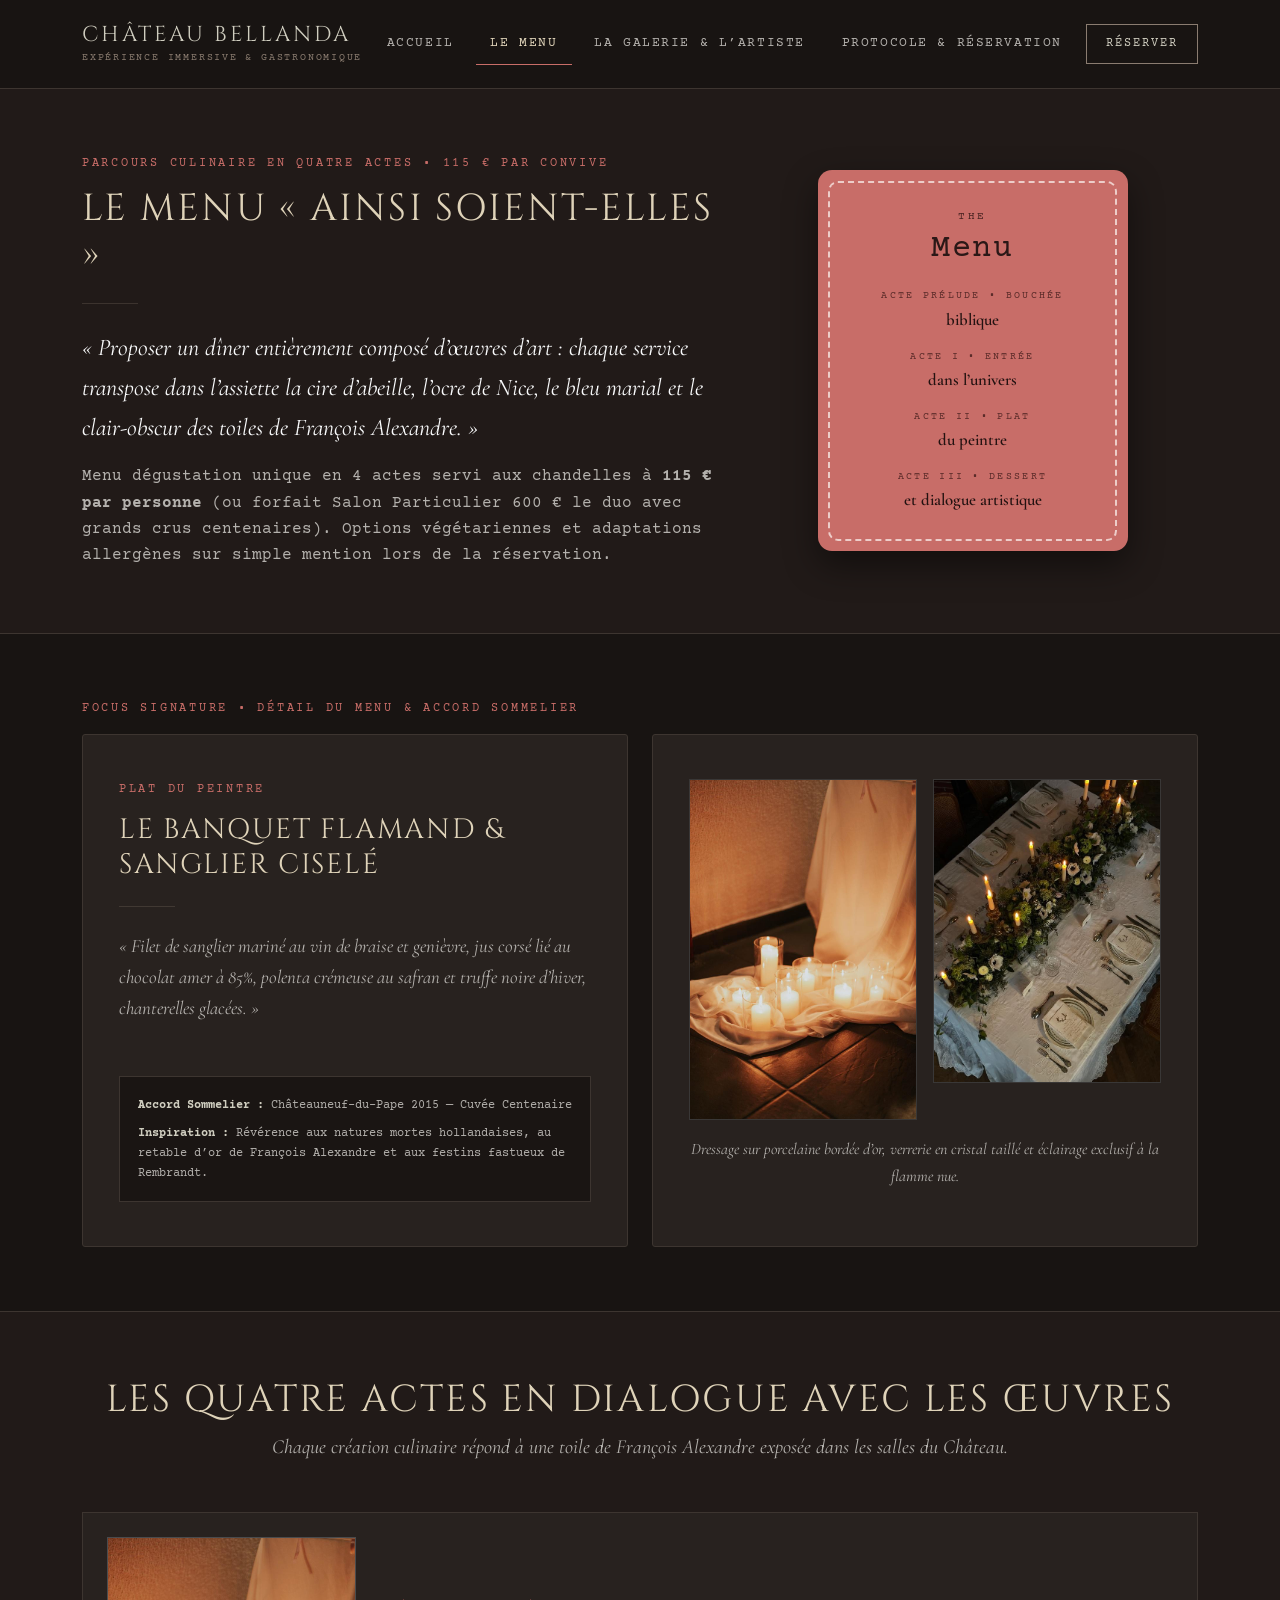
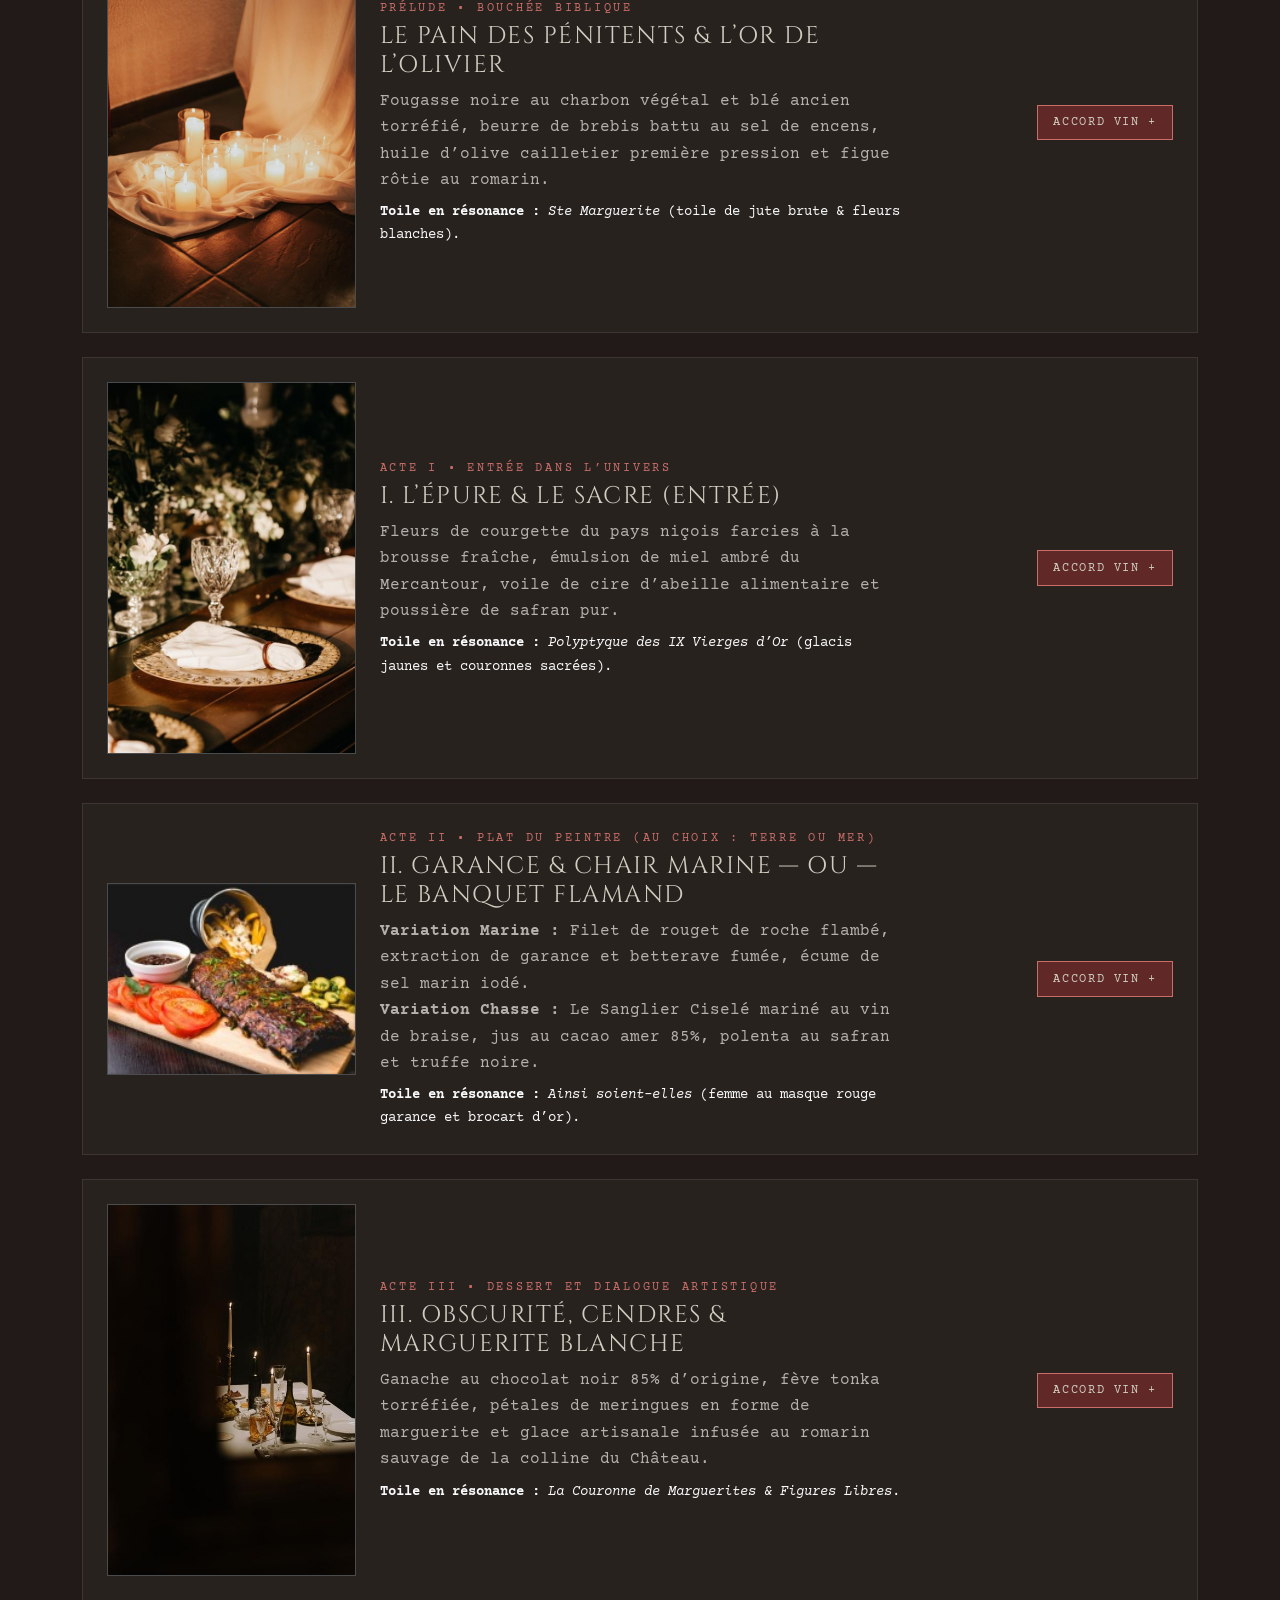
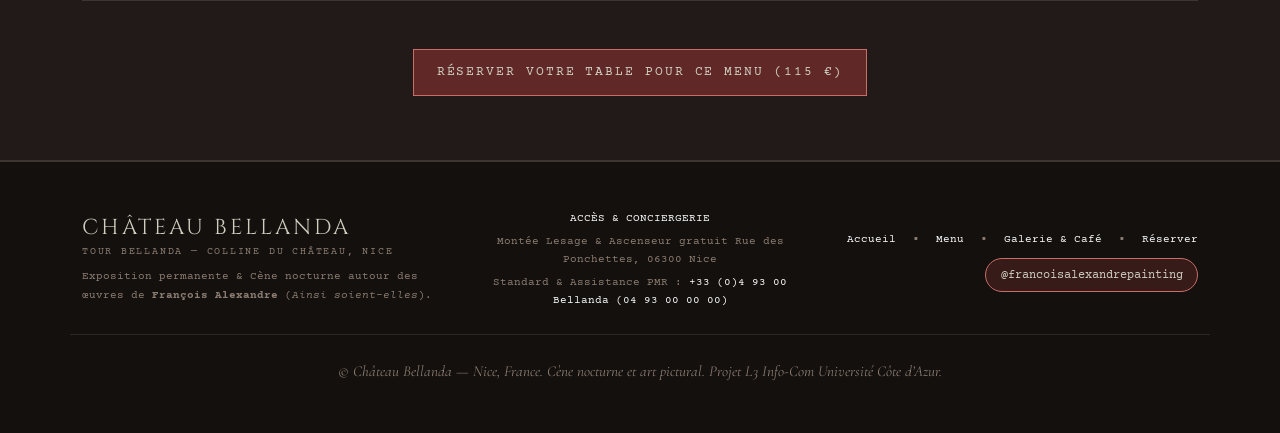
<file: menu.html>
<!DOCTYPE html>
<html lang="fr">
<head>
  <meta charset="UTF-8">
  <meta name="viewport" content="width=device-width, initial-scale=1.0">
  <title>Le Menu « Ainsi soient-elles » | Château Bellanda Nice — Dîner Gastronomique en 4 Actes</title>
  <meta name="description" content="Découvrez le menu gastronomique immersif en 4 actes du Château Bellanda à Nice (115 €), en dialogue avec les toiles de François Alexandre : Bouchée biblique, Entrée, Plat du Peintre et Dessert.">
  <meta name="keywords" content="Château Bellanda, château à Nice, galerie d'art privée, expérience gastronomique dans un cadre historique, François Alexandre, Ainsi soient-elles, restaurant immersif Nice, sortie insolite Côte d'Azur, dîner aux chandelles Nice">
  <meta name="author" content="Château Bellanda - François Alexandre - Université Côte d'Azur L3 Info-Com">
  <meta name="robots" content="index, follow">
  <meta property="og:title" content="Le Menu « Ainsi soient-elles » | Château Bellanda Nice — Dîner Gastronomique en 4 Actes">
  <meta property="og:description" content="Découvrez le menu gastronomique immersif en 4 actes du Château Bellanda à Nice (115 €), en dialogue avec les toiles de François Alexandre : Bouchée biblique, Entrée, Plat du Peintre et Dessert.">
  <meta property="og:type" content="website">
  <meta property="og:locale" content="fr_FR">
  <meta property="og:image" content="images/oeuvre-ainsi-soient-elles-affiche.jpg">
  <link rel="preconnect" href="https://fonts.googleapis.com">
  <link rel="preconnect" href="https://fonts.gstatic.com" crossorigin>
  <link href="https://fonts.googleapis.com/css2?family=Cinzel:wght@400;600;700&amp;family=Cormorant+Garamond:ital,wght@0,400;0,600;1,400;1,600&amp;family=Courier+Prime:ital,wght@0,400;0,700;1,400&amp;display=swap" rel="stylesheet">
  <link href="https://cdn.jsdelivr.net/npm/bootstrap@5.3.3/dist/css/bootstrap.min.css" rel="stylesheet" integrity="sha384-QWTKZyjpPEjISv5WaRU9OFeRpok6YctnYmDr5pNlyT2bRjXh0JMhjY6hW+ALEwIH" crossorigin="anonymous">
  <link rel="stylesheet" href="css/style.css">
</head>
<body>
  <a href="#main-content" class="skip-link">Aller au contenu principal</a>

  <header class="site-header">
    <nav class="navbar navbar-expand-lg" aria-label="Navigation principale du Château Bellanda">
      <div class="container">
        <a class="brand-logo" href="index.html">
          <span class="brand-title">CHÂTEAU BELLANDA</span>
          <span class="brand-subtitle">EXPÉRIENCE IMMERSIVE &amp; GASTRONOMIQUE</span>
        </a>

        <button class="navbar-toggler-custom d-lg-none" type="button" data-bs-toggle="collapse" data-bs-target="#navbarBellanda" aria-controls="navbarBellanda" aria-expanded="false" aria-label="Ouvrir le menu de navigation">
          Menu &#9776;
        </button>

        <div class="collapse navbar-collapse justify-content-center mt-3 mt-lg-0" id="navbarBellanda">
          <ul class="navbar-nav align-items-lg-center gap-lg-2">
            <li class="nav-item">
              <a class="nav-link-bellanda" href="index.html">Accueil</a>
            </li>
            <li class="nav-item">
              <a class="nav-link-bellanda active" href="menu.html" aria-current="page">Le Menu</a>
            </li>
            <li class="nav-item">
              <a class="nav-link-bellanda" href="galerie.html">La Galerie &amp; L’Artiste</a>
            </li>
            <li class="nav-item">
              <a class="nav-link-bellanda" href="reservation.html">Protocole &amp; Réservation</a>
            </li>
          </ul>
          <div class="d-lg-none mt-3 pb-2">
            <a href="reservation.html" class="btn-reserver-header w-100 text-center">Réserver (115 €)</a>
          </div>
        </div>

        <div class="d-none d-lg-block">
          <a href="reservation.html" class="btn-reserver-header">RÉSERVER</a>
        </div>
      </div>
    </nav>
  </header>

  <main id="main-content">
    <!-- EN-TÊTE DE LA PAGE MENU -->
    <section class="section-festin" aria-labelledby="menu-page-title">
      <div class="container">
        <div class="row gy-4 align-items-center">
          <div class="col-12 col-lg-7">
            <span class="kicker">PARCOURS CULINAIRE EN QUATRE ACTES &bull; 115 € PAR CONVIVE</span>
            <h1 id="menu-page-title" class="festin-title">
              LE MENU « AINSI SOIENT-ELLES »
            </h1>
            <hr class="section-divider">
            <p class="font-cormorant fst-italic fs-4 text-light">
              « Proposer un dîner entièrement composé d’œuvres d’art : chaque service transpose dans l’assiette la cire d’abeille, l’ocre de Nice, le bleu marial et le clair-obscur des toiles de François Alexandre. »
            </p>
            <p class="mb-0">
              Menu dégustation unique en 4 actes servi aux chandelles à <strong>115 € par personne</strong> (ou forfait Salon Particulier 600 € le duo avec grands crus centenaires). Options végétariennes et adaptations allergènes sur simple mention lors de la réservation.
            </p>
          </div>

          <div class="col-12 col-lg-5">
            <!-- Rappel fidèle de la carte rose "THE Menu" de la Maquette 1 -->
            <div class="pink-menu-card mb-0">
              <div class="pink-menu-inner">
                <span class="pink-menu-kicker">THE</span>
                <h2 class="pink-menu-heading">Menu</h2>
                <ul class="pink-menu-list">
                  <li>
                    <span class="pink-menu-step">ACTE PRÉLUDE &bull; BOUCHÉE</span>
                    <span class="pink-menu-desc">biblique</span>
                  </li>
                  <li>
                    <span class="pink-menu-step">ACTE I &bull; ENTRÉE</span>
                    <span class="pink-menu-desc">dans l’univers</span>
                  </li>
                  <li>
                    <span class="pink-menu-step">ACTE II &bull; PLAT</span>
                    <span class="pink-menu-desc">du peintre</span>
                  </li>
                  <li>
                    <span class="pink-menu-step">ACTE III &bull; DESSERT</span>
                    <span class="pink-menu-desc">et dialogue artistique</span>
                  </li>
                </ul>
              </div>
            </div>
          </div>
        </div>
      </div>
    </section>

    <!-- ZOOM MAQUETTE 4 : ÉTAT INCLUS — DÉTAIL DU PLAT DU PEINTRE & RÉSERVATION RAPIDE -->
    <section class="artist-bubble-section" aria-labelledby="plat-peintre-heading">
      <div class="container">
        <span class="kicker mb-3">FOCUS SIGNATURE &bull; DÉTAIL DU MENU &amp; ACCORD SOMMELIER</span>
        <div class="row g-4 align-items-stretch">
          <!-- Carte Gauche Maquette 4 : Plat du Peintre -->
          <div class="col-12 col-lg-6">
            <article class="detail-boxed-card h-100 d-flex flex-column justify-content-between">
              <div>
                <span class="kicker">PLAT DU PEINTRE</span>
                <h2 id="plat-peintre-heading" class="festin-title fs-3">
                  LE BANQUET FLAMAND &amp; SANGLIER CISELÉ
                </h2>
                <hr class="section-divider">
                <blockquote class="festin-quote">
                  « Filet de sanglier mariné au vin de braise et genièvre, jus corsé lié au chocolat amer à 85%, polenta crémeuse au safran et truffe noire d’hiver, chanterelles glacées. »
                </blockquote>
              </div>

              <div class="sommelier-box">
                <p class="mb-2"><strong>Accord Sommelier :</strong> Châteauneuf-du-Pape 2015 — Cuvée Centenaire</p>
                <p class="mb-0"><strong>Inspiration :</strong> Révérence aux natures mortes hollandaises, au retable d’or de François Alexandre et aux festins fastueux de Rembrandt.</p>
              </div>
            </article>
          </div>

          <!-- Carte Droite : Visuel de la Table aux Chandelles & Chevalet -->
          <div class="col-12 col-lg-6">
            <div class="detail-boxed-card h-100">
              <div class="row g-3">
                <div class="col-6">
                  <img src="images/ambiance-assiette-oree-cristal.jpg" alt="Assiette dorée ciselée et verre en cristal sur la table d'hôte du Château Bellanda" class="img-fluid border border-secondary border-opacity-25 w-100" width="380" height="520">
                </div>
                <div class="col-6">
                  <img src="images/ambiance-table-clair-obscur.jpg" alt="Table dressée dans le clair-obscur éclairée par quatre hautes chandelles" class="img-fluid border border-secondary border-opacity-25 w-100" width="380" height="520">
                </div>
              </div>
              <p class="small mt-3 mb-0 text-center font-cormorant fst-italic fs-6">
                Dressage sur porcelaine bordée d’or, verrerie en cristal taillé et éclairage exclusif à la flamme nue.
              </p>
            </div>
          </div>
        </div>
      </div>
    </section>

    <!-- DÉROULÉ DES ACTES CULINAIRES EN DIALOGUE AVEC LES TOILES (CONFORME WIREFRAME PAGE 2) -->
    <section class="section-festin" aria-labelledby="actes-details-heading">
      <div class="container">
        <h2 id="actes-details-heading" class="festin-title text-center mb-2">LES QUATRE ACTES EN DIALOGUE AVEC LES ŒUVRES</h2>
        <p class="text-center font-cormorant fst-italic fs-5 mb-5">Chaque création culinaire répond à une toile de François Alexandre exposée dans les salles du Château.</p>

        <!-- PRÉLUDE : BOUCHÉE BIBLIQUE -->
        <article class="menu-course-row">
          <div class="row g-4 align-items-center">
            <div class="col-12 col-md-3">
              <img src="images/ambiance-assiette-oree-cristal.jpg" alt="Assiette dorée ciselée et pain des pénitents sur la table du Château Bellanda" class="img-fluid border border-secondary border-opacity-50 w-100" width="300" height="240">
            </div>
            <div class="col-12 col-md-6">
              <span class="kicker mb-1">PRÉLUDE &bull; BOUCHÉE BIBLIQUE</span>
              <h3 class="h4 font-cinzel">LE PAIN DES PÉNITENTS &amp; L’OR DE L’OLIVIER</h3>
              <p class="mb-2">
                Fougasse noire au charbon végétal et blé ancien torréfié, beurre de brebis battu au sel de encens, huile d’olive cailletier première pression et figue rôtie au romarin.
              </p>
              <p class="small text-light mb-0"><strong>Toile en résonance :</strong> <em>Ste Marguerite</em> (toile de jute brute &amp; fleurs blanches).</p>
            </div>
            <div class="col-12 col-md-3 text-md-end">
              <details class="accord-details">
                <summary>ACCORD VIN +</summary>
                <div class="accord-content text-start">
                  <strong>Bellet Blanc AOC — Clos Saint-Vincent :</strong> Minéralité saline, notes de fleurs blanches et de cire d’abeille.
                </div>
              </details>
            </div>
          </div>
        </article>

        <!-- ACTE I : ENTRÉE DANS L'UNIVERS -->
        <article class="menu-course-row">
          <div class="row g-4 align-items-center">
            <div class="col-12 col-md-3">
              <img src="images/ambiance-bougies-soie.jpg" alt="Mise en scène de bougies et cire d'abeille inspirant l'entrée L'Épure et Le Sacre" class="img-fluid border border-secondary border-opacity-50 w-100" width="300" height="240">
            </div>
            <div class="col-12 col-md-6">
              <span class="kicker mb-1">ACTE I &bull; ENTRÉE DANS L’UNIVERS</span>
              <h3 class="h4 font-cinzel">I. L’ÉPURE &amp; LE SACRE (ENTRÉE)</h3>
              <p class="mb-2">
                Fleurs de courgette du pays niçois farcies à la brousse fraîche, émulsion de miel ambré du Mercantour, voile de cire d’abeille alimentaire et poussière de safran pur.
              </p>
              <p class="small text-light mb-0"><strong>Toile en résonance :</strong> <em>Polyptyque des IX Vierges d’Or</em> (glacis jaunes et couronnes sacrées).</p>
            </div>
            <div class="col-12 col-md-3 text-md-end">
              <details class="accord-details">
                <summary>ACCORD VIN +</summary>
                <div class="accord-content text-start">
                  <strong>Condrieu Viognier — Sélection Parcellaire :</strong> Rondeur miellée, abricot sec et finale florale délicate.
                </div>
              </details>
            </div>
          </div>
        </article>

        <!-- ACTE II : PLAT DU PEINTRE (MER OU TERRE AU CHOIX) -->
        <article class="menu-course-row">
          <div class="row g-4 align-items-center">
            <div class="col-12 col-md-3">
              <img src="images/inspiration-plastique-plat.jpg" alt="Plat signature du peintre dressé sur bois avec réduction garance et braise" class="img-fluid border border-secondary border-opacity-50 w-100" width="300" height="240">
            </div>
            <div class="col-12 col-md-6">
              <span class="kicker mb-1">ACTE II &bull; PLAT DU PEINTRE (AU CHOIX : TERRE OU MER)</span>
              <h3 class="h4 font-cinzel">II. GARANCE &amp; CHAIR MARINE — OU — LE BANQUET FLAMAND</h3>
              <p class="mb-2">
                <strong>Variation Marine :</strong> Filet de rouget de roche flambé, extraction de garance et betterave fumée, écume de sel marin iodé.<br>
                <strong>Variation Chasse :</strong> Le Sanglier Ciselé mariné au vin de braise, jus au cacao amer 85%, polenta au safran et truffe noire.
              </p>
              <p class="small text-light mb-0"><strong>Toile en résonance :</strong> <em>Ainsi soient-elles</em> (femme au masque rouge garance et brocart d’or).</p>
            </div>
            <div class="col-12 col-md-3 text-md-end">
              <details class="accord-details">
                <summary>ACCORD VIN +</summary>
                <div class="accord-content text-start">
                  <strong>Châteauneuf-du-Pape 2015 :</strong> Profondeur épicée, cuir noble et fruits noirs confits.
                </div>
              </details>
            </div>
          </div>
        </article>

        <!-- ACTE III : DESSERT ET DIALOGUE ARTISTIQUE -->
        <article class="menu-course-row mb-0">
          <div class="row g-4 align-items-center">
            <div class="col-12 col-md-3">
              <img src="images/ambiance-banquet-chandelles.jpg" alt="Table de banquet fleurie de marguerites et d'anémones blanches aux chandelles" class="img-fluid border border-secondary border-opacity-50 w-100" width="300" height="240">
            </div>
            <div class="col-12 col-md-6">
              <span class="kicker mb-1">ACTE III &bull; DESSERT ET DIALOGUE ARTISTIQUE</span>
              <h3 class="h4 font-cinzel">III. OBSCURITÉ, CENDRES &amp; MARGUERITE BLANCHE</h3>
              <p class="mb-2">
                Ganache au chocolat noir 85% d’origine, fève tonka torréfiée, pétales de meringues en forme de marguerite et glace artisanale infusée au romarin sauvage de la colline du Château.
              </p>
              <p class="small text-light mb-0"><strong>Toile en résonance :</strong> <em>La Couronne de Marguerites &amp; Figures Libres</em>.</p>
            </div>
            <div class="col-12 col-md-3 text-md-end">
              <details class="accord-details">
                <summary>ACCORD VIN +</summary>
                <div class="accord-content text-start">
                  <strong>Banyuls Grand Cru Rimage :</strong> Équilibre entre cacao torréfié, mûre sauvage et fraîcheur aromatique.
                </div>
              </details>
            </div>
          </div>
        </article>

        <div class="text-center mt-5">
          <a href="reservation.html" class="btn-bordeaux">Réserver votre table pour ce menu (115 €)</a>
        </div>
      </div>
    </section>
  </main>
  <!-- Bouton d'action persistant sur smartphone (Recommandation UX Mobile-First) -->
  <div class="mobile-sticky-cta">
    <a href="reservation.html" class="btn-champagne py-2">Réserver l’expérience (115 €)</a>
  </div>

  <footer class="site-footer">
    <div class="container">
      <div class="row gy-4 align-items-center pb-4 border-bottom border-secondary border-opacity-25">
        <div class="col-12 col-md-4">
          <span class="brand-title">CHÂTEAU BELLANDA</span>
          <span class="brand-subtitle mb-2">TOUR BELLANDA — COLLINE DU CHÂTEAU, NICE</span>
          <p class="mb-0 small">Exposition permanente &amp; Cène nocturne autour des œuvres de <strong>François Alexandre</strong> (<em>Ainsi soient-elles</em>).</p>
        </div>
        <div class="col-12 col-md-4 text-md-center">
          <p class="mb-1 text-uppercase small text-light">Accès &amp; Conciergerie</p>
          <p class="mb-1 small">Montée Lesage &amp; Ascenseur gratuit Rue des Ponchettes, 06300 Nice</p>
          <p class="mb-0 small">Standard &amp; Assistance PMR : <a href="tel:+33493000000" class="text-light text-decoration-none">+33 (0)4 93 00 Bellanda (04 93 00 00 00)</a></p>
        </div>
        <div class="col-12 col-md-4 text-md-end">
          <nav aria-label="Navigation secondaire pied de page">
            <ul class="list-inline mb-2">
              <li class="list-inline-item"><a href="index.html" class="text-light text-decoration-none small">Accueil</a></li>
              <li class="list-inline-item">&bull;</li>
              <li class="list-inline-item"><a href="menu.html" class="text-light text-decoration-none small">Menu</a></li>
              <li class="list-inline-item">&bull;</li>
              <li class="list-inline-item"><a href="galerie.html" class="text-light text-decoration-none small">Galerie &amp; Café</a></li>
              <li class="list-inline-item">&bull;</li>
              <li class="list-inline-item"><a href="reservation.html" class="text-light text-decoration-none small">Réserver</a></li>
            </ul>
          </nav>
          <a href="https://www.instagram.com/francoisalexandrepainting/" target="_blank" rel="noopener noreferrer" class="insta-badge mb-0">@francoisalexandrepainting</a>
        </div>
      </div>
      <div class="pt-4">
        <p class="footer-signature mb-0">&copy; Château Bellanda — Nice, France. Cène nocturne et art pictural. Projet L3 Info-Com Université Côte d’Azur.</p>
      </div>
    </div>
  </footer>

  <script src="https://cdn.jsdelivr.net/npm/bootstrap@5.3.3/dist/js/bootstrap.bundle.min.js" integrity="sha384-YvpcrYf0tY3lHB60NNkmXc5s9fDVZLESaAA55NDzOxhy9GkcIdslK1eN7N6jIeHz" crossorigin="anonymous"></script>
  <script src="js/main.js"></script>
</body>
</html>
</file>
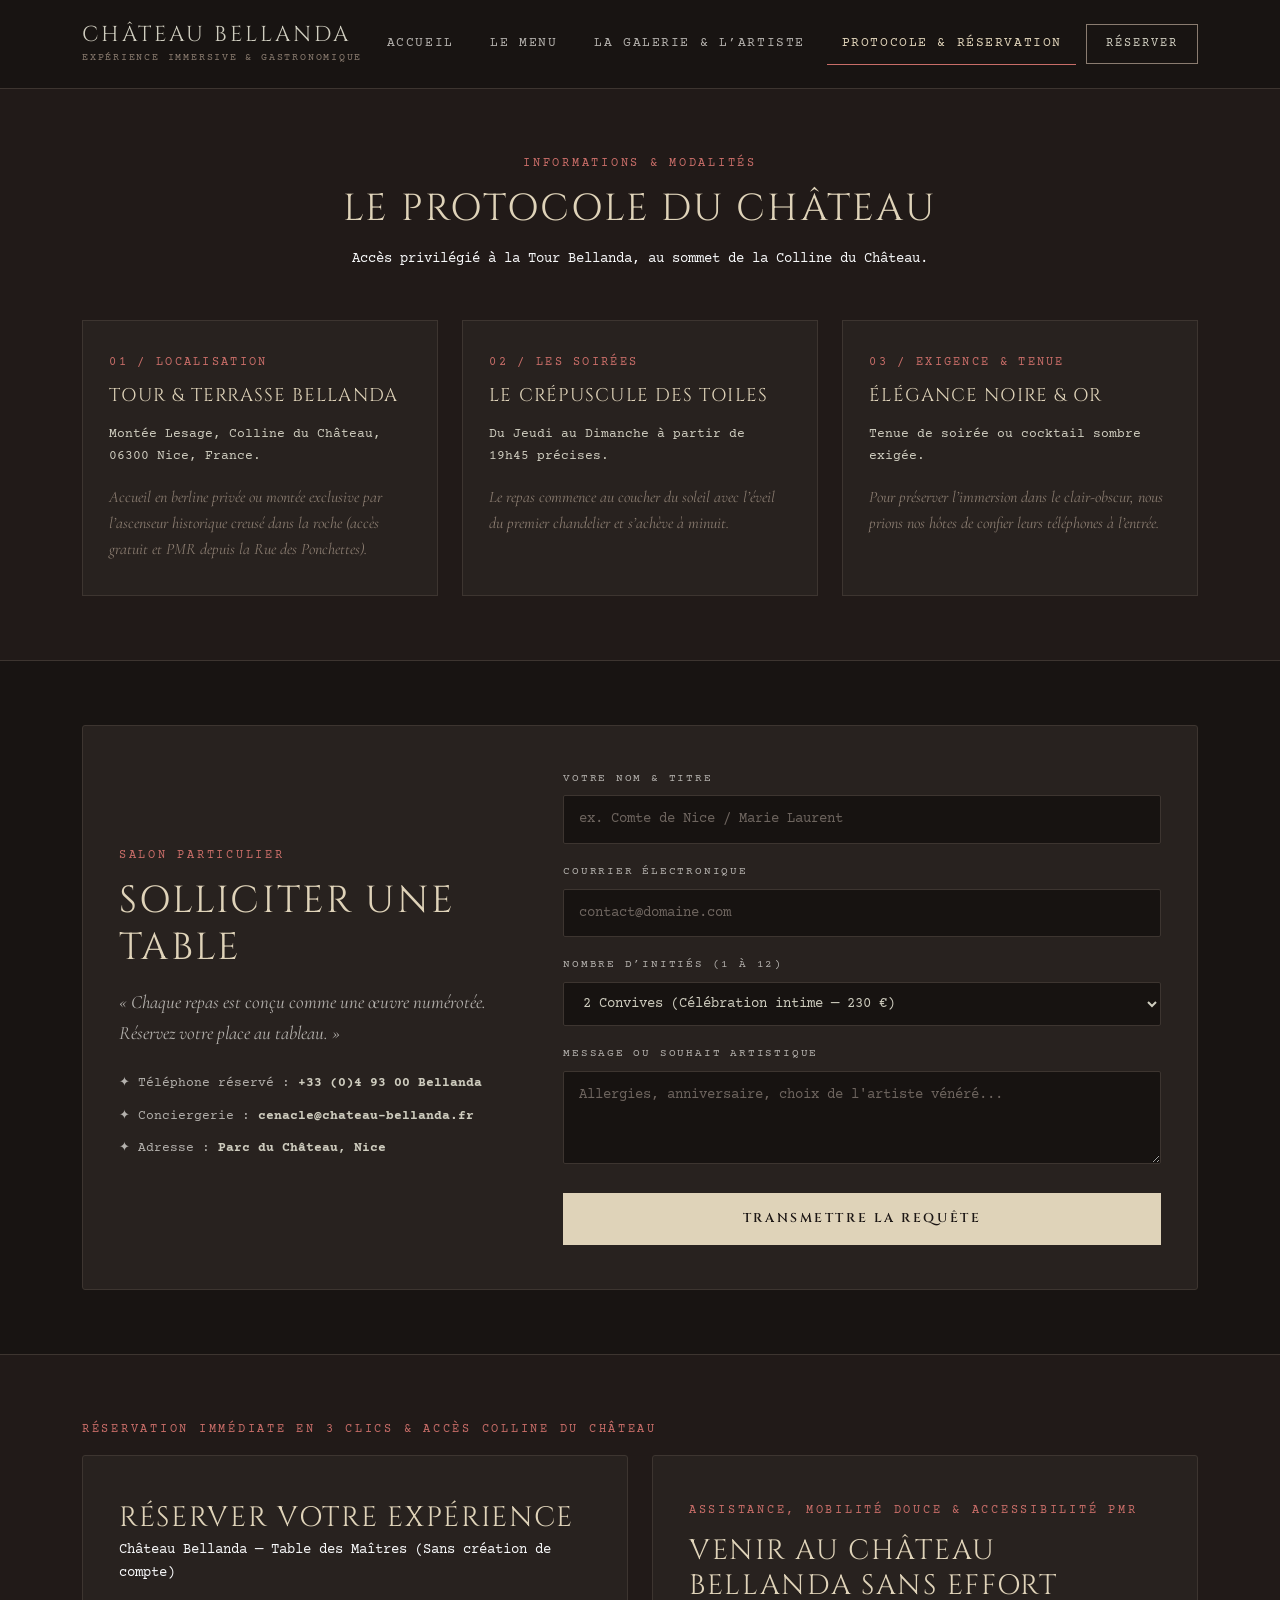
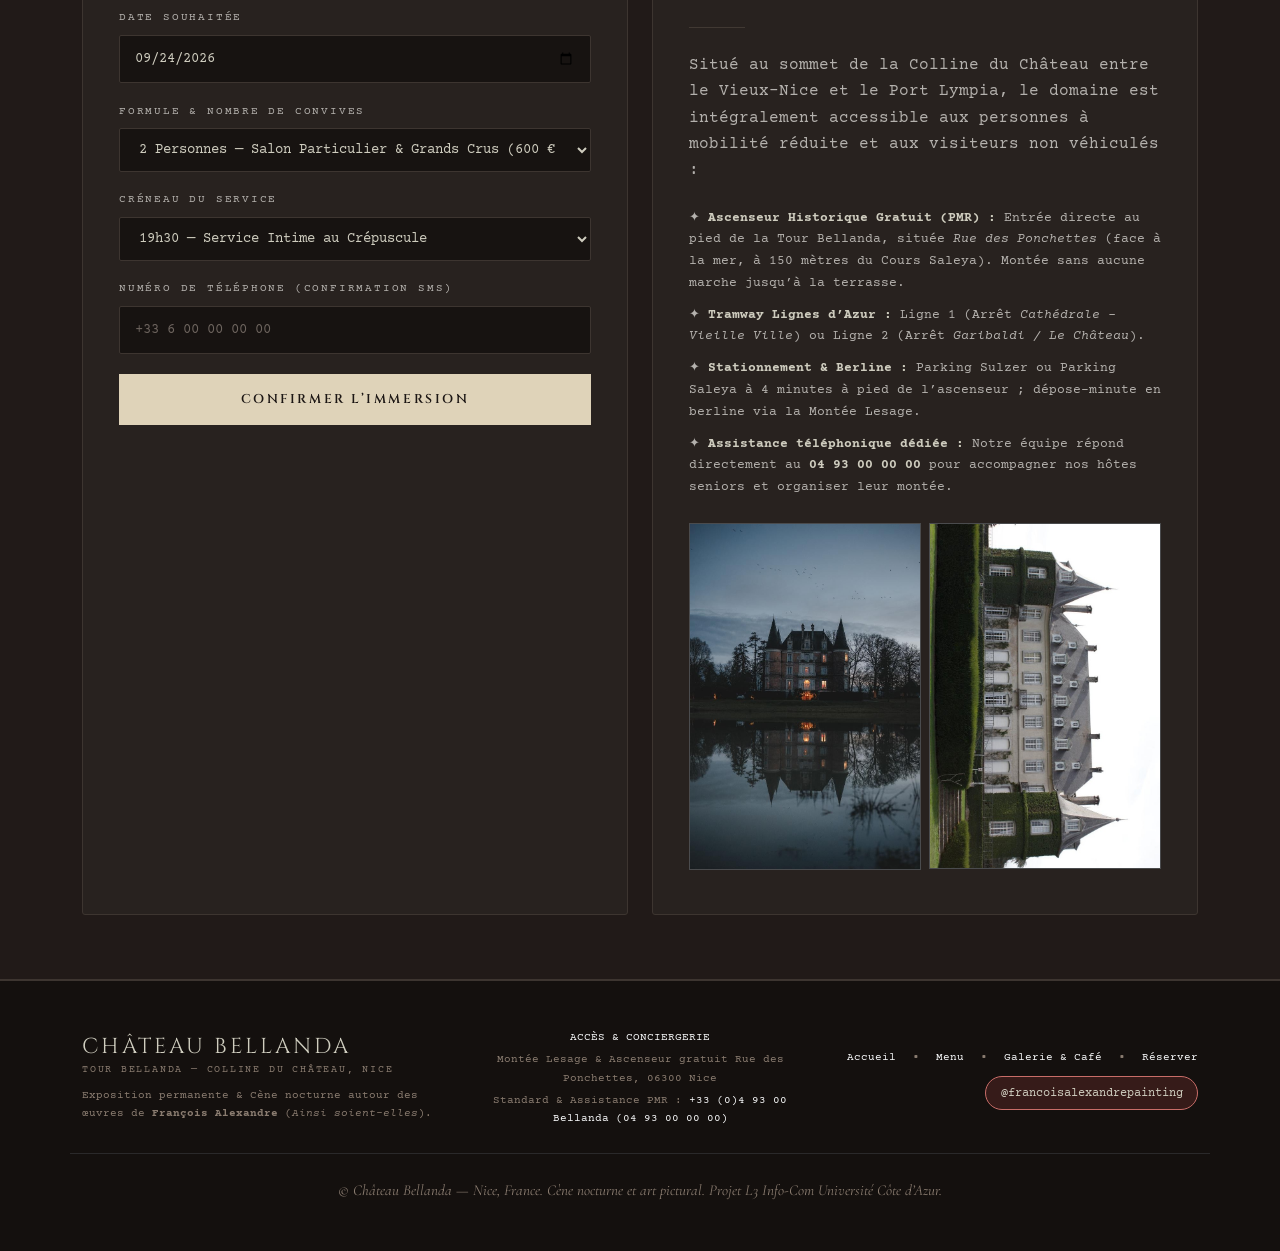
<file: reservation.html>
<!DOCTYPE html>
<html lang="fr">
<head>
  <meta charset="UTF-8">
  <meta name="viewport" content="width=device-width, initial-scale=1.0">
  <title>Protocole, Accès & Réservation | Château Bellanda Nice — Solliciter une Table</title>
  <meta name="description" content="Consultez le Protocole du Château Bellanda à Nice (Tour Bellanda, horaires 19h45, tenue Noir & Or, ascenseur PMR Rue des Ponchettes) et réservez votre table immersive.">
  <meta name="keywords" content="Château Bellanda, château à Nice, galerie d'art privée, expérience gastronomique dans un cadre historique, François Alexandre, Ainsi soient-elles, restaurant immersif Nice, sortie insolite Côte d'Azur, dîner aux chandelles Nice">
  <meta name="author" content="Château Bellanda - François Alexandre - Université Côte d'Azur L3 Info-Com">
  <meta name="robots" content="index, follow">
  <meta property="og:title" content="Protocole, Accès & Réservation | Château Bellanda Nice — Solliciter une Table">
  <meta property="og:description" content="Consultez le Protocole du Château Bellanda à Nice (Tour Bellanda, horaires 19h45, tenue Noir & Or, ascenseur PMR Rue des Ponchettes) et réservez votre table immersive.">
  <meta property="og:type" content="website">
  <meta property="og:locale" content="fr_FR">
  <meta property="og:image" content="images/oeuvre-ainsi-soient-elles-affiche.jpg">
  <link rel="preconnect" href="https://fonts.googleapis.com">
  <link rel="preconnect" href="https://fonts.gstatic.com" crossorigin>
  <link href="https://fonts.googleapis.com/css2?family=Cinzel:wght@400;600;700&amp;family=Cormorant+Garamond:ital,wght@0,400;0,600;1,400;1,600&amp;family=Courier+Prime:ital,wght@0,400;0,700;1,400&amp;display=swap" rel="stylesheet">
  <link href="https://cdn.jsdelivr.net/npm/bootstrap@5.3.3/dist/css/bootstrap.min.css" rel="stylesheet" integrity="sha384-QWTKZyjpPEjISv5WaRU9OFeRpok6YctnYmDr5pNlyT2bRjXh0JMhjY6hW+ALEwIH" crossorigin="anonymous">
  <link rel="stylesheet" href="css/style.css">
</head>
<body>
  <a href="#main-content" class="skip-link">Aller au contenu principal</a>

  <header class="site-header">
    <nav class="navbar navbar-expand-lg" aria-label="Navigation principale du Château Bellanda">
      <div class="container">
        <a class="brand-logo" href="index.html">
          <span class="brand-title">CHÂTEAU BELLANDA</span>
          <span class="brand-subtitle">EXPÉRIENCE IMMERSIVE &amp; GASTRONOMIQUE</span>
        </a>

        <button class="navbar-toggler-custom d-lg-none" type="button" data-bs-toggle="collapse" data-bs-target="#navbarBellanda" aria-controls="navbarBellanda" aria-expanded="false" aria-label="Ouvrir le menu de navigation">
          Menu &#9776;
        </button>

        <div class="collapse navbar-collapse justify-content-center mt-3 mt-lg-0" id="navbarBellanda">
          <ul class="navbar-nav align-items-lg-center gap-lg-2">
            <li class="nav-item">
              <a class="nav-link-bellanda" href="index.html">Accueil</a>
            </li>
            <li class="nav-item">
              <a class="nav-link-bellanda" href="menu.html">Le Menu</a>
            </li>
            <li class="nav-item">
              <a class="nav-link-bellanda" href="galerie.html">La Galerie &amp; L’Artiste</a>
            </li>
            <li class="nav-item">
              <a class="nav-link-bellanda active" href="reservation.html" aria-current="page">Protocole &amp; Réservation</a>
            </li>
          </ul>
          <div class="d-lg-none mt-3 pb-2">
            <a href="reservation.html" class="btn-reserver-header w-100 text-center">Réserver (115 €)</a>
          </div>
        </div>

        <div class="d-none d-lg-block">
          <a href="reservation.html" class="btn-reserver-header">RÉSERVER</a>
        </div>
      </div>
    </nav>
  </header>

  <main id="main-content">
    <!-- MAQUETTE 3 : LE PROTOCOLE DU CHÂTEAU (FIDÉLITÉ STRICTE AUX 3 CARTES) -->
    <section id="protocole" class="section-festin" aria-labelledby="protocole-heading">
      <div class="container">
        <div class="text-center mb-5">
          <span class="kicker">INFORMATIONS &amp; MODALITÉS</span>
          <h1 id="protocole-heading" class="festin-title">LE PROTOCOLE DU CHÂTEAU</h1>
          <p class="small text-light">Accès privilégié à la Tour Bellanda, au sommet de la Colline du Château.</p>
        </div>

        <div class="row g-4">
          <!-- Carte 01 -->
          <div class="col-12 col-lg-4">
            <article class="protocol-card">
              <span class="protocol-step">01 / LOCALISATION</span>
              <h2 class="protocol-heading">TOUR &amp; TERRASSE BELLANDA</h2>
              <p class="protocol-lead">
                Montée Lesage, Colline du Château, 06300 Nice, France.
              </p>
              <p class="protocol-note">
                Accueil en berline privée ou montée exclusive par l’ascenseur historique creusé dans la roche (accès gratuit et PMR depuis la Rue des Ponchettes).
              </p>
            </article>
          </div>

          <!-- Carte 02 -->
          <div class="col-12 col-lg-4">
            <article class="protocol-card">
              <span class="protocol-step">02 / LES SOIRÉES</span>
              <h2 class="protocol-heading">LE CRÉPUSCULE DES TOILES</h2>
              <p class="protocol-lead">
                Du Jeudi au Dimanche à partir de 19h45 précises.
              </p>
              <p class="protocol-note">
                Le repas commence au coucher du soleil avec l’éveil du premier chandelier et s’achève à minuit.
              </p>
            </article>
          </div>

          <!-- Carte 03 -->
          <div class="col-12 col-lg-4">
            <article class="protocol-card">
              <span class="protocol-step">03 / EXIGENCE &amp; TENUE</span>
              <h2 class="protocol-heading">ÉLÉGANCE NOIRE &amp; OR</h2>
              <p class="protocol-lead">
                Tenue de soirée ou cocktail sombre exigée.
              </p>
              <p class="protocol-note">
                Pour préserver l’immersion dans le clair-obscur, nous prions nos hôtes de confier leurs téléphones à l’entrée.
              </p>
            </article>
          </div>
        </div>
      </div>
    </section>

    <!-- MAQUETTE 4 (HAUT) : SALON PARTICULIER — SOLLICITER UNE TABLE -->
    <section id="solliciter-table" class="artist-bubble-section" aria-labelledby="solliciter-heading">
      <div class="container">
        <div class="salon-form-container">
          <div class="row gy-4 align-items-center">
            <!-- Colonne Gauche Maquette 4 -->
            <div class="col-12 col-lg-5">
              <span class="kicker">SALON PARTICULIER</span>
              <h2 id="solliciter-heading" class="festin-title">
                SOLLICITER UNE TABLE
              </h2>
              <blockquote class="festin-quote mb-4">
                « Chaque repas est conçu comme une œuvre numérotée. Réservez votre place au tableau. »
              </blockquote>

              <ul class="contact-diamond-list">
                <li>&#10022; Téléphone réservé : <strong>+33 (0)4 93 00 Bellanda</strong></li>
                <li>&#10022; Conciergerie : <strong>cenacle@chateau-bellanda.fr</strong></li>
                <li>&#10022; Adresse : <strong>Parc du Château, Nice</strong></li>
              </ul>
            </div>

            <!-- Colonne Droite Maquette 4 : Formulaire Solliciter une Table -->
            <div class="col-12 col-lg-7">
              <form class="js-reservation-form" action="#" method="post">
                <div>
                  <label for="nom-titre" class="form-label-bellanda">VOTRE NOM &amp; TITRE</label>
                  <input type="text" id="nom-titre" name="nom_titre" class="form-control-bellanda" placeholder="ex. Comte de Nice / Marie Laurent" required>
                </div>

                <div>
                  <label for="courrier-elec" class="form-label-bellanda">COURRIER ÉLECTRONIQUE</label>
                  <input type="email" id="courrier-elec" name="email" class="form-control-bellanda" placeholder="contact@domaine.com" required>
                </div>

                <div>
                  <label for="nombre-inities" class="form-label-bellanda">NOMBRE D’INITIÉS (1 À 12)</label>
                  <select id="nombre-inities" name="convives" class="form-select-bellanda">
                    <option value="1">1 Convive (Contemplation solitaire — 115 €)</option>
                    <option value="2" selected>2 Convives (Célébration intime — 230 €)</option>
                    <option value="4">4 Convives (Quatuor d’amateurs — 460 €)</option>
                    <option value="6">6 Convives (Table d’atelier — 690 €)</option>
                    <option value="12">12 Convives (Privatisation complète de la Cène)</option>
                  </select>
                </div>

                <div>
                  <label for="souhait-artistique" class="form-label-bellanda">MESSAGE OU SOUHAIT ARTISTIQUE</label>
                  <textarea id="souhait-artistique" name="message" rows="3" class="form-control-bellanda" placeholder="Allergies, anniversaire, choix de l'artiste vénéré..."></textarea>
                </div>

                <button type="submit" class="btn-champagne">TRANSMETTRE LA REQUÊTE</button>
                <div class="js-form-feedback mt-3 p-3 border border-light text-light small" tabindex="-1" hidden></div>
              </form>
            </div>
          </div>
        </div>
      </div>
    </section>

    <!-- MAQUETTE 4 (BAS) : RÉSERVATION RAPIDE & INFORMATIONS D'ACCÈS PMR / TRANSPORTS -->
    <section class="section-festin" aria-labelledby="reserver-exp-heading">
      <div class="container">
        <span class="kicker mb-3">RÉSERVATION IMMÉDIATE EN 3 CLICS &amp; ACCÈS COLLINE DU CHÂTEAU</span>
        <div class="row g-4">
          <!-- Colonne Gauche : Formulaire Réserver Votre Expérience (Maquette 4 Bas Droite) -->
          <div class="col-12 col-lg-6">
            <div class="detail-boxed-card h-100">
              <h2 id="reserver-exp-heading" class="festin-title fs-3 mb-1">RÉSERVER VOTRE EXPÉRIENCE</h2>
              <p class="small text-light mb-4">Château Bellanda — Table des Maîtres (Sans création de compte)</p>

              <form class="js-reservation-form" action="#" method="post">
                <div>
                  <label for="date-souhaitee" class="form-label-bellanda">DATE SOUHAITÉE</label>
                  <input type="date" id="date-souhaitee" name="date_visite" class="form-control-bellanda" value="2026-09-24" required>
                </div>

                <div>
                  <label for="formule-duo" class="form-label-bellanda">FORMULE &amp; NOMBRE DE CONVIVES</label>
                  <select id="formule-duo" name="formule" class="form-select-bellanda">
                    <option value="menu-115">Menu Immersion « Ainsi soient-elles » (115 € / personne)</option>
                    <option value="duo-600" selected>2 Personnes — Salon Particulier &amp; Grands Crus (600 € le duo avec accords)</option>
                    <option value="cafe-visite">Visite Galerie &amp; Café de l’Artiste (14h00 - 18h30 — Entrée libre)</option>
                  </select>
                </div>

                <div>
                  <label for="creneau-service" class="form-label-bellanda">CRÉNEAU DU SERVICE</label>
                  <select id="creneau-service" name="service" class="form-select-bellanda">
                    <option value="19h30">19h30 — Service Intime au Crépuscule</option>
                    <option value="21h30">21h30 — Service Nocturne aux Chandelles</option>
                  </select>
                </div>

                <div>
                  <label for="telephone-client" class="form-label-bellanda">NUMÉRO DE TÉLÉPHONE (CONFIRMATION SMS)</label>
                  <input type="tel" id="telephone-client" name="telephone" class="form-control-bellanda" placeholder="+33 6 00 00 00 00" required>
                </div>

                <button type="submit" class="btn-champagne">CONFIRMER L’IMMERSION</button>
                <div class="js-form-feedback mt-3 p-3 border border-light text-light small" tabindex="-1" hidden></div>
              </form>
            </div>
          </div>

          <!-- Colonne Droite : Plan d'accès, Ascenseur PMR & Réassurance (Personas Michèle, Liz & Julien) -->
          <div class="col-12 col-lg-6">
            <div class="detail-boxed-card h-100 d-flex flex-column justify-content-between">
              <div>
                <span class="kicker">ASSISTANCE, MOBILITÉ DOUCE &amp; ACCESSIBILITÉ PMR</span>
                <h2 class="festin-title fs-3">VENIR AU CHÂTEAU BELLANDA SANS EFFORT</h2>
                <hr class="section-divider">
                <p class="mb-3">
                  Situé au sommet de la Colline du Château entre le Vieux-Nice et le Port Lympia, le domaine est intégralement accessible aux personnes à mobilité réduite et aux visiteurs non véhiculés :
                </p>

                <ul class="contact-diamond-list mb-4">
                  <li>&#10022; <strong>Ascenseur Historique Gratuit (PMR) :</strong> Entrée directe au pied de la Tour Bellanda, située <em>Rue des Ponchettes</em> (face à la mer, à 150 mètres du Cours Saleya). Montée sans aucune marche jusqu’à la terrasse.</li>
                  <li>&#10022; <strong>Tramway Lignes d’Azur :</strong> Ligne 1 (Arrêt <em>Cathédrale – Vieille Ville</em>) ou Ligne 2 (Arrêt <em>Garibaldi / Le Château</em>).</li>
                  <li>&#10022; <strong>Stationnement &amp; Berline :</strong> Parking Sulzer ou Parking Saleya à 4 minutes à pied de l’ascenseur ; dépose-minute en berline via la Montée Lesage.</li>
                  <li>&#10022; <strong>Assistance téléphonique dédiée :</strong> Notre équipe répond directement au <strong>04 93 00 00 00</strong> pour accompagner nos hôtes seniors et organiser leur montée.</li>
                </ul>
              </div>

              <div class="row g-2">
                <div class="col-6">
                  <img src="images/monument-facade-lierre.jpg" alt="Façade historique du Château habillée de lierre" class="img-fluid border border-secondary border-opacity-50 w-100" width="350" height="220">
                </div>
                <div class="col-6">
                  <img src="images/monument-reflet-nocturne.jpg" alt="Vue nocturne du Château éclairé aux chandelles se reflétant dans l'eau" class="img-fluid border border-secondary border-opacity-50 w-100" width="350" height="220">
                </div>
              </div>
            </div>
          </div>
        </div>
      </div>
    </section>
  </main>
  <!-- Bouton d'action persistant sur smartphone (Recommandation UX Mobile-First) -->
  <div class="mobile-sticky-cta">
    <a href="reservation.html" class="btn-champagne py-2">Réserver l’expérience (115 €)</a>
  </div>

  <footer class="site-footer">
    <div class="container">
      <div class="row gy-4 align-items-center pb-4 border-bottom border-secondary border-opacity-25">
        <div class="col-12 col-md-4">
          <span class="brand-title">CHÂTEAU BELLANDA</span>
          <span class="brand-subtitle mb-2">TOUR BELLANDA — COLLINE DU CHÂTEAU, NICE</span>
          <p class="mb-0 small">Exposition permanente &amp; Cène nocturne autour des œuvres de <strong>François Alexandre</strong> (<em>Ainsi soient-elles</em>).</p>
        </div>
        <div class="col-12 col-md-4 text-md-center">
          <p class="mb-1 text-uppercase small text-light">Accès &amp; Conciergerie</p>
          <p class="mb-1 small">Montée Lesage &amp; Ascenseur gratuit Rue des Ponchettes, 06300 Nice</p>
          <p class="mb-0 small">Standard &amp; Assistance PMR : <a href="tel:+33493000000" class="text-light text-decoration-none">+33 (0)4 93 00 Bellanda (04 93 00 00 00)</a></p>
        </div>
        <div class="col-12 col-md-4 text-md-end">
          <nav aria-label="Navigation secondaire pied de page">
            <ul class="list-inline mb-2">
              <li class="list-inline-item"><a href="index.html" class="text-light text-decoration-none small">Accueil</a></li>
              <li class="list-inline-item">&bull;</li>
              <li class="list-inline-item"><a href="menu.html" class="text-light text-decoration-none small">Menu</a></li>
              <li class="list-inline-item">&bull;</li>
              <li class="list-inline-item"><a href="galerie.html" class="text-light text-decoration-none small">Galerie &amp; Café</a></li>
              <li class="list-inline-item">&bull;</li>
              <li class="list-inline-item"><a href="reservation.html" class="text-light text-decoration-none small">Réserver</a></li>
            </ul>
          </nav>
          <a href="https://www.instagram.com/francoisalexandrepainting/" target="_blank" rel="noopener noreferrer" class="insta-badge mb-0">@francoisalexandrepainting</a>
        </div>
      </div>
      <div class="pt-4">
        <p class="footer-signature mb-0">&copy; Château Bellanda — Nice, France. Cène nocturne et art pictural. Projet L3 Info-Com Université Côte d’Azur.</p>
      </div>
    </div>
  </footer>

  <script src="https://cdn.jsdelivr.net/npm/bootstrap@5.3.3/dist/js/bootstrap.bundle.min.js" integrity="sha384-YvpcrYf0tY3lHB60NNkmXc5s9fDVZLESaAA55NDzOxhy9GkcIdslK1eN7N6jIeHz" crossorigin="anonymous"></script>
  <script src="js/main.js"></script>
</body>
</html>
</file>
<file: css/style.css>
/* ==========================================================================
   CHÂTEAU BELLANDA — EXPÉRIENCE IMMERSIVE & GASTRONOMIQUE
   Direction Artistique : Clair-Obscur, Or Ciselé, Terre Cuite & Bordeaux Rituel
   Typographies : Cinzel, Cormorant Garamond, Courier Prime
   Approche : Mobile-First Responsive | Conforme W3C CSS3 Validator & RGAA
   ========================================================================== */

:root {
  --bg-deep: #181412;
  --bg-primary: #211A18;
  --bg-panel: #28221F;
  --bg-card: #241E1C;
  --bordeaux-rituel: #602827;
  --rose-menu: #C86D68;
  --rose-menu-dark: #A95550;
  --terre-cuite: #8A7C70;
  --pierre-grise: #B4B1AD;
  --bougie-chaude: #CFCDBF;
  --or-champagne: #DFD3B9;
  --or-cisele: #C5A880;
  --border-subtle: #3D3530;
  --border-gold: #6E5D4F;
  --font-title: 'Cinzel', Georgia, serif;
  --font-serif: 'Cormorant Garamond', Georgia, serif;
  --font-mono: 'Courier Prime', 'Courier New', monospace;
}

*,
*::before,
*::after {
  box-sizing: border-box;
}

html {
  scroll-behavior: smooth;
  font-size: 16px;
}

body {
  margin: 0;
  padding: 0;
  background-color: var(--bg-primary);
  color: var(--pierre-grise);
  font-family: var(--font-mono);
  line-height: 1.65;
  overflow-x: hidden;
}

/* Lien d'évitement accessibilité RGAA */
.skip-link {
  position: absolute;
  top: -100px;
  left: 1rem;
  background-color: var(--or-champagne);
  color: var(--bg-deep);
  padding: 0.75rem 1.25rem;
  font-family: var(--font-mono);
  font-weight: 700;
  text-decoration: none;
  z-index: 9999;
  border-radius: 2px;
}

.skip-link:focus {
  top: 1rem;
  outline: 2px solid var(--rose-menu);
}

/* Accessibilité Focus Clavier */
a:focus-visible,
button:focus-visible,
input:focus-visible,
select:focus-visible,
textarea:focus-visible,
summary:focus-visible {
  outline: 2px solid var(--or-champagne);
  outline-offset: 3px;
}

/* Typographie Globale */
h1, h2, h3, h4, .font-cinzel {
  font-family: var(--font-title);
  color: var(--bougie-chaude);
  font-weight: 400;
  letter-spacing: 0.06em;
  margin-top: 0;
}

.font-cormorant {
  font-family: var(--font-serif);
}

.font-courier {
  font-family: var(--font-mono);
}

.kicker {
  display: block;
  font-family: var(--font-mono);
  font-size: 0.78rem;
  text-transform: uppercase;
  letter-spacing: 0.22em;
  color: var(--rose-menu);
  margin-bottom: 0.75rem;
}

.section-divider {
  width: 56px;
  height: 1px;
  background-color: var(--terre-cuite);
  border: 0;
  margin: 1.5rem 0;
}

.section-divider-center {
  margin-left: auto;
  margin-right: auto;
}

/* ==========================================================================
   HEADER & BARRE DE NAVIGATION (Mobile-First)
   ========================================================================== */
.site-header {
  position: sticky;
  top: 0;
  z-index: 1030;
  background-color: rgba(24, 20, 18, 0.96);
  border-bottom: 1px solid var(--border-subtle);
  padding: 0.85rem 0;
}

.brand-logo {
  text-decoration: none;
  display: inline-block;
}

.brand-title {
  display: block;
  font-family: var(--font-title);
  font-size: 1.15rem;
  color: var(--bougie-chaude);
  letter-spacing: 0.14em;
  line-height: 1.2;
}

.brand-subtitle {
  display: block;
  font-family: var(--font-mono);
  font-size: 0.62rem;
  color: var(--terre-cuite);
  letter-spacing: 0.18em;
  text-transform: uppercase;
  margin-top: 0.15rem;
}

.navbar-toggler-custom {
  border: 1px solid var(--terre-cuite);
  background: transparent;
  color: var(--bougie-chaude);
  padding: 0.45rem 0.75rem;
  font-family: var(--font-mono);
  font-size: 0.75rem;
  letter-spacing: 0.1em;
  text-transform: uppercase;
  border-radius: 2px;
}

.nav-link-bellanda {
  font-family: var(--font-mono);
  font-size: 0.82rem;
  color: var(--pierre-grise);
  text-decoration: none;
  text-transform: uppercase;
  letter-spacing: 0.12em;
  padding: 0.6rem 0.9rem;
  display: block;
  transition: color 0.25s ease;
}

.nav-link-bellanda:hover,
.nav-link-bellanda.active {
  color: var(--or-champagne);
}

.nav-link-bellanda.active {
  border-bottom: 1px solid var(--rose-menu);
}

.btn-reserver-header {
  display: inline-block;
  font-family: var(--font-mono);
  font-size: 0.75rem;
  text-transform: uppercase;
  letter-spacing: 0.16em;
  color: var(--bougie-chaude);
  background-color: transparent;
  border: 1px solid var(--terre-cuite);
  padding: 0.55rem 1.2rem;
  text-decoration: none;
  transition: all 0.25s ease;
}

.btn-reserver-header:hover {
  background-color: var(--bordeaux-rituel);
  border-color: var(--rose-menu);
  color: #ffffff;
}

/* ==========================================================================
   MAQUETTE 1 : HERO & CARTE "THE MENU" ROSE POUDRÉ FESTONNÉE
   ========================================================================== */
.hero-frame-wrapper {
  background-color: var(--bg-deep);
  padding: 1rem 0 2rem 0;
  border-bottom: 1px solid var(--border-subtle);
}

.hero-main-box {
  background-color: var(--bg-panel);
  border: 1px solid var(--border-subtle);
  overflow: hidden;
}

.hero-visual-stage {
  position: relative;
  min-height: 460px;
  background-color: #14100E;
  display: flex;
  align-items: center;
  justify-content: center;
  padding: 2.5rem 1.25rem;
  overflow: hidden;
}

.hero-bg-img {
  position: absolute;
  top: 0;
  left: 0;
  width: 100%;
  height: 100%;
  object-fit: cover;
  object-position: center 22%;
  opacity: 0.48;
  filter: contrast(1.08) brightness(0.82);
}

.hero-overlay-gradient {
  position: absolute;
  top: 0;
  left: 0;
  width: 100%;
  height: 100%;
  background: radial-gradient(circle at center, rgba(24, 20, 18, 0.25) 0%, rgba(24, 20, 18, 0.82) 100%);
}

.hero-center-content {
  position: relative;
  z-index: 3;
  max-width: 540px;
  text-align: center;
  padding: 1.25rem;
}

.hero-question-title {
  font-family: var(--font-mono);
  font-size: 1.2rem;
  line-height: 1.55;
  color: #F4EFE6;
  text-shadow: 0 2px 12px rgba(0, 0, 0, 0.85);
  margin-bottom: 1.25rem;
}

/* Colonne Droite Maquette 1 : Carte "The Menu" rose poudré à bordure festonnée */
.hero-sidebar-panel {
  background-color: #2A2522;
  padding: 2.25rem 1.5rem;
  display: flex;
  flex-direction: column;
  justify-content: space-between;
  min-height: 100%;
}

.pink-menu-card {
  background-color: var(--rose-menu);
  color: #2B1817;
  border-radius: 14px;
  padding: 0.65rem;
  max-width: 310px;
  margin: 0 auto 2rem auto;
  width: 100%;
  box-shadow: 0 14px 34px rgba(0, 0, 0, 0.45);
  position: relative;
}

/* Bordure intérieure festonnée fidèle à la maquette 1 */
.pink-menu-inner {
  border: 2px dashed rgba(248, 232, 228, 0.78);
  border-radius: 10px;
  padding: 1.6rem 1.15rem;
  text-align: center;
}

.pink-menu-kicker {
  font-family: var(--font-mono);
  font-size: 0.68rem;
  letter-spacing: 0.25em;
  text-transform: uppercase;
  color: #4A2422;
  display: block;
  margin-bottom: 0.25rem;
}

.pink-menu-heading {
  font-family: var(--font-mono);
  font-size: 2rem;
  color: #2B1817;
  margin-bottom: 1.25rem;
  font-weight: 400;
}

.pink-menu-list {
  list-style: none;
  padding: 0;
  margin: 0;
}

.pink-menu-list li {
  margin-bottom: 0.95rem;
}

.pink-menu-list li:last-child {
  margin-bottom: 0;
}

.pink-menu-step {
  display: block;
  font-family: var(--font-mono);
  font-size: 0.65rem;
  letter-spacing: 0.22em;
  text-transform: uppercase;
  color: #5A2B29;
}

.pink-menu-desc {
  display: block;
  font-family: var(--font-serif);
  font-size: 1.05rem;
  color: #231211;
  font-weight: 600;
}

.hero-quick-links {
  text-align: right;
  padding-right: 0.5rem;
}

.hero-quick-links a {
  display: block;
  font-family: var(--font-mono);
  font-size: 1.2rem;
  color: #F4EFE6;
  text-decoration: none;
  margin-bottom: 0.35rem;
  transition: color 0.2s ease, transform 0.2s ease;
}

.hero-quick-links a:hover {
  color: var(--rose-menu);
  transform: translateX(-4px);
}

/* ==========================================================================
   MAQUETTE 2 : SECTION "LE FESTIN DES INITIÉS"
   ========================================================================== */
.section-festin {
  padding: 4rem 0;
  background-color: var(--bg-primary);
  border-bottom: 1px solid var(--border-subtle);
}

.festin-title {
  font-size: 1.85rem;
  line-height: 1.25;
  color: var(--or-champagne);
  margin-bottom: 1rem;
}

.festin-quote {
  font-family: var(--font-serif);
  font-style: italic;
  font-size: 1.18rem;
  line-height: 1.65;
  color: var(--pierre-grise);
  margin-bottom: 2rem;
}

.stat-box {
  background-color: var(--bg-panel);
  border: 1px solid var(--border-subtle);
  border-radius: 3px;
  padding: 1.1rem 1rem;
  height: 100%;
  transition: border-color 0.25s ease;
}

.stat-box:hover {
  border-color: var(--terre-cuite);
}

.stat-number {
  display: block;
  font-family: var(--font-serif);
  font-size: 1.55rem;
  font-weight: 700;
  color: var(--or-champagne);
  line-height: 1.1;
  margin-bottom: 0.35rem;
}

.stat-label {
  display: block;
  font-family: var(--font-mono);
  font-size: 0.68rem;
  letter-spacing: 0.14em;
  text-transform: uppercase;
  color: var(--pierre-grise);
}

.feature-visual-card {
  height: 100%;
}

.feature-img-wrapper {
  border: 1px solid var(--border-subtle);
  overflow: hidden;
  margin-bottom: 1.15rem;
  background-color: var(--bg-deep);
  aspect-ratio: 4 / 3;
}

.feature-img-wrapper img {
  width: 100%;
  height: 100%;
  object-fit: cover;
  display: block;
  transition: transform 0.45s ease;
}

.feature-visual-card:hover .feature-img-wrapper img {
  transform: scale(1.04);
}

.feature-card-title {
  font-family: var(--font-title);
  font-size: 1rem;
  color: var(--or-champagne);
  margin-bottom: 0.6rem;
}

.feature-card-text {
  font-family: var(--font-mono);
  font-size: 0.8rem;
  color: var(--terre-cuite);
  line-height: 1.65;
  margin-bottom: 0;
}

/* ==========================================================================
   BULLE DE PRÉSENTATION DE L'ARTISTE FRANÇOIS ALEXANDRE & CAFÉ DE L'ARTISTE
   ========================================================================== */
.artist-bubble-section {
  padding: 4rem 0;
  background-color: var(--bg-deep);
  border-bottom: 1px solid var(--border-subtle);
}

.artist-bubble-card {
  background: linear-gradient(145deg, #261F1C 0%, #1C1614 100%);
  border: 1px solid var(--border-gold);
  border-radius: 12px;
  padding: 2rem 1.5rem;
  box-shadow: 0 20px 45px rgba(0, 0, 0, 0.55);
}

.artist-avatar-ring {
  width: 155px;
  height: 155px;
  border-radius: 50%;
  padding: 5px;
  background: linear-gradient(135deg, var(--or-cisele), var(--rose-menu));
  margin: 0 auto 1.25rem auto;
}

.artist-avatar-ring img {
  width: 100%;
  height: 100%;
  object-fit: cover;
  border-radius: 50%;
  display: block;
}

.insta-badge {
  display: inline-flex;
  align-items: center;
  gap: 0.5rem;
  background-color: rgba(96, 40, 39, 0.45);
  border: 1px solid var(--rose-menu);
  color: var(--bougie-chaude);
  padding: 0.35rem 0.9rem;
  border-radius: 50px;
  font-family: var(--font-mono);
  font-size: 0.78rem;
  text-decoration: none;
  margin-bottom: 0.85rem;
  transition: background-color 0.25s ease;
}

.insta-badge:hover {
  background-color: var(--bordeaux-rituel);
  color: #ffffff;
}

.insta-stats {
  font-family: var(--font-mono);
  font-size: 0.76rem;
  color: var(--terre-cuite);
  letter-spacing: 0.06em;
  margin-bottom: 1rem;
}

.artist-quote-bubble {
  background-color: rgba(33, 26, 24, 0.85);
  border-left: 3px solid var(--rose-menu);
  padding: 1rem 1.25rem;
  font-family: var(--font-serif);
  font-style: italic;
  font-size: 1.2rem;
  color: var(--or-champagne);
  margin: 1rem 0;
}

/* Cartel & Galerie des Œuvres */
.artwork-card {
  background-color: var(--bg-panel);
  border: 1px solid var(--border-subtle);
  height: 100%;
  display: flex;
  flex-direction: column;
  transition: transform 0.3s ease, border-color 0.3s ease;
}

.artwork-card:hover {
  transform: translateY(-4px);
  border-color: var(--or-cisele);
}

.artwork-img-container {
  position: relative;
  overflow: hidden;
  background-color: #120F0E;
  aspect-ratio: 4 / 5;
}

.artwork-img-container img {
  width: 100%;
  height: 100%;
  object-fit: cover;
  display: block;
  transition: transform 0.5s ease;
}

.artwork-card:hover .artwork-img-container img {
  transform: scale(1.03);
}

.artwork-tag {
  position: absolute;
  top: 0.75rem;
  left: 0.75rem;
  background-color: rgba(24, 20, 18, 0.88);
  border: 1px solid var(--border-gold);
  color: var(--or-champagne);
  font-family: var(--font-mono);
  font-size: 0.68rem;
  text-transform: uppercase;
  letter-spacing: 0.12em;
  padding: 0.25rem 0.65rem;
}

.artwork-cartel {
  padding: 1.35rem;
  flex-grow: 1;
  display: flex;
  flex-direction: column;
  justify-content: space-between;
}

.cartel-title {
  font-family: var(--font-title);
  font-size: 1.05rem;
  color: var(--or-champagne);
  margin-bottom: 0.35rem;
}

.cartel-meta {
  font-family: var(--font-mono);
  font-size: 0.75rem;
  color: var(--rose-menu);
  margin-bottom: 0.75rem;
}

.cartel-desc {
  font-family: var(--font-serif);
  font-size: 1.02rem;
  color: var(--pierre-grise);
  margin-bottom: 1rem;
}

/* Café de l'Artiste */
.cafe-artiste-box {
  background-color: #271F1C;
  border: 1px solid var(--border-gold);
  padding: 2rem 1.5rem;
  position: relative;
}

/* ==========================================================================
   MAQUETTE 3 : LE PROTOCOLE DU CHÂTEAU (3 CARTES NUMÉROTÉES)
   ========================================================================== */
.protocol-card {
  background-color: var(--bg-panel);
  border: 1px solid var(--border-subtle);
  padding: 2rem 1.65rem;
  height: 100%;
  transition: border-color 0.25s ease;
}

.protocol-card:hover {
  border-color: var(--rose-menu);
}

.protocol-step {
  display: block;
  font-family: var(--font-mono);
  font-size: 0.72rem;
  letter-spacing: 0.2em;
  text-transform: uppercase;
  color: var(--rose-menu);
  margin-bottom: 0.85rem;
}

.protocol-heading {
  font-family: var(--font-title);
  font-size: 1.15rem;
  color: var(--or-champagne);
  margin-bottom: 1rem;
}

.protocol-lead {
  font-family: var(--font-mono);
  font-size: 0.84rem;
  color: var(--bougie-chaude);
  margin-bottom: 1rem;
}

.protocol-note {
  font-family: var(--font-serif);
  font-style: italic;
  font-size: 1rem;
  color: var(--terre-cuite);
  margin-bottom: 0;
}

/* ==========================================================================
   MAQUETTE 4 : FORMULAIRES DE RÉSERVATION & DÉTAIL DU PLAT DU PEINTRE
   ========================================================================== */
.salon-form-container,
.detail-boxed-card {
  background-color: var(--bg-panel);
  border: 1px solid var(--border-subtle);
  padding: 2rem 1.5rem;
  border-radius: 3px;
}

.contact-diamond-list {
  list-style: none;
  padding: 0;
  margin: 1.5rem 0 0 0;
}

.contact-diamond-list li {
  font-family: var(--font-mono);
  font-size: 0.82rem;
  color: var(--pierre-grise);
  margin-bottom: 0.65rem;
}

.contact-diamond-list strong {
  color: var(--bougie-chaude);
}

.form-label-bellanda {
  display: block;
  font-family: var(--font-mono);
  font-size: 0.7rem;
  text-transform: uppercase;
  letter-spacing: 0.16em;
  color: var(--pierre-grise);
  margin-bottom: 0.45rem;
}

.form-control-bellanda,
.form-select-bellanda {
  width: 100%;
  background-color: #171311;
  border: 1px solid var(--border-subtle);
  color: var(--bougie-chaude);
  font-family: var(--font-mono);
  font-size: 0.85rem;
  padding: 0.75rem 0.95rem;
  border-radius: 2px;
  margin-bottom: 1.2rem;
}

.form-control-bellanda::placeholder {
  color: #6E655F;
}

.form-control-bellanda:focus,
.form-select-bellanda:focus {
  border-color: var(--or-champagne);
  background-color: #1D1816;
}

.btn-champagne {
  display: inline-block;
  width: 100%;
  background-color: var(--or-champagne);
  color: #1C1614;
  font-family: var(--font-title);
  font-weight: 600;
  font-size: 0.8rem;
  letter-spacing: 0.2em;
  text-transform: uppercase;
  border: 1px solid var(--or-champagne);
  padding: 0.9rem 1.5rem;
  text-align: center;
  text-decoration: none;
  cursor: pointer;
  transition: all 0.25s ease;
}

.btn-champagne:hover {
  background-color: var(--bordeaux-rituel);
  border-color: var(--rose-menu);
  color: #ffffff;
}

.btn-bordeaux {
  display: inline-block;
  background-color: var(--bordeaux-rituel);
  color: var(--bougie-chaude);
  font-family: var(--font-mono);
  font-size: 0.8rem;
  letter-spacing: 0.15em;
  text-transform: uppercase;
  border: 1px solid var(--rose-menu);
  padding: 0.75rem 1.4rem;
  text-decoration: none;
  transition: all 0.25s ease;
}

.btn-bordeaux:hover {
  background-color: var(--rose-menu);
  color: #181412;
}

.sommelier-box {
  background-color: #1A1513;
  border: 1px solid var(--border-subtle);
  padding: 1.1rem;
  font-family: var(--font-mono);
  font-size: 0.76rem;
  color: var(--pierre-grise);
  margin-top: 1.25rem;
}

.sommelier-box strong {
  color: var(--bougie-chaude);
}

/* Modules Horizontaux Page Menu (Wireframe + Maquette) */
.menu-course-row {
  background-color: var(--bg-panel);
  border: 1px solid var(--border-subtle);
  padding: 1.5rem;
  margin-bottom: 1.5rem;
  transition: border-color 0.25s ease;
}

.menu-course-row:hover {
  border-color: var(--or-cisele);
}

.accord-details summary {
  cursor: pointer;
  display: inline-block;
  background-color: var(--bordeaux-rituel);
  color: var(--bougie-chaude);
  border: 1px solid var(--rose-menu);
  padding: 0.45rem 0.95rem;
  font-family: var(--font-mono);
  font-size: 0.72rem;
  letter-spacing: 0.14em;
  text-transform: uppercase;
  list-style: none;
}

.accord-details summary::-webkit-details-marker {
  display: none;
}

.accord-content {
  margin-top: 0.85rem;
  padding: 0.9rem;
  background-color: #1A1513;
  border-left: 2px solid var(--or-champagne);
  font-size: 0.8rem;
}

/* Sticky Mobile CTA (Recommandation Dossier UX Persona Julien) */
.mobile-sticky-cta {
  position: fixed;
  bottom: 0;
  left: 0;
  right: 0;
  background-color: rgba(24, 20, 18, 0.96);
  border-top: 1px solid var(--border-gold);
  padding: 0.65rem 1rem;
  z-index: 1020;
  display: block;
}

/* Footer */
.site-footer {
  background-color: #14100E;
  border-top: 1px solid var(--border-subtle);
  padding: 3rem 0 5rem 0;
  color: var(--terre-cuite);
  font-size: 0.8rem;
}

.footer-signature {
  font-family: var(--font-serif);
  font-style: italic;
  font-size: 0.95rem;
  color: var(--terre-cuite);
  text-align: center;
}

/* ==========================================================================
   MEDIA QUERIES — ADAPTATION TABLETTE & DESKTOP (Approche Mobile-First)
   ========================================================================== */
@media (min-width: 768px) {
  .festin-title {
    font-size: 2.35rem;
  }

  .hero-question-title {
    font-size: 1.45rem;
  }

  .salon-form-container,
  .detail-boxed-card {
    padding: 2.75rem 2.25rem;
  }
}

@media (min-width: 992px) {
  .brand-title {
    font-size: 1.35rem;
  }

  .hero-visual-stage {
    min-height: 560px;
  }

  .mobile-sticky-cta {
    display: none;
  }

  .site-footer {
    padding-bottom: 3rem;
  }
}
</file>
